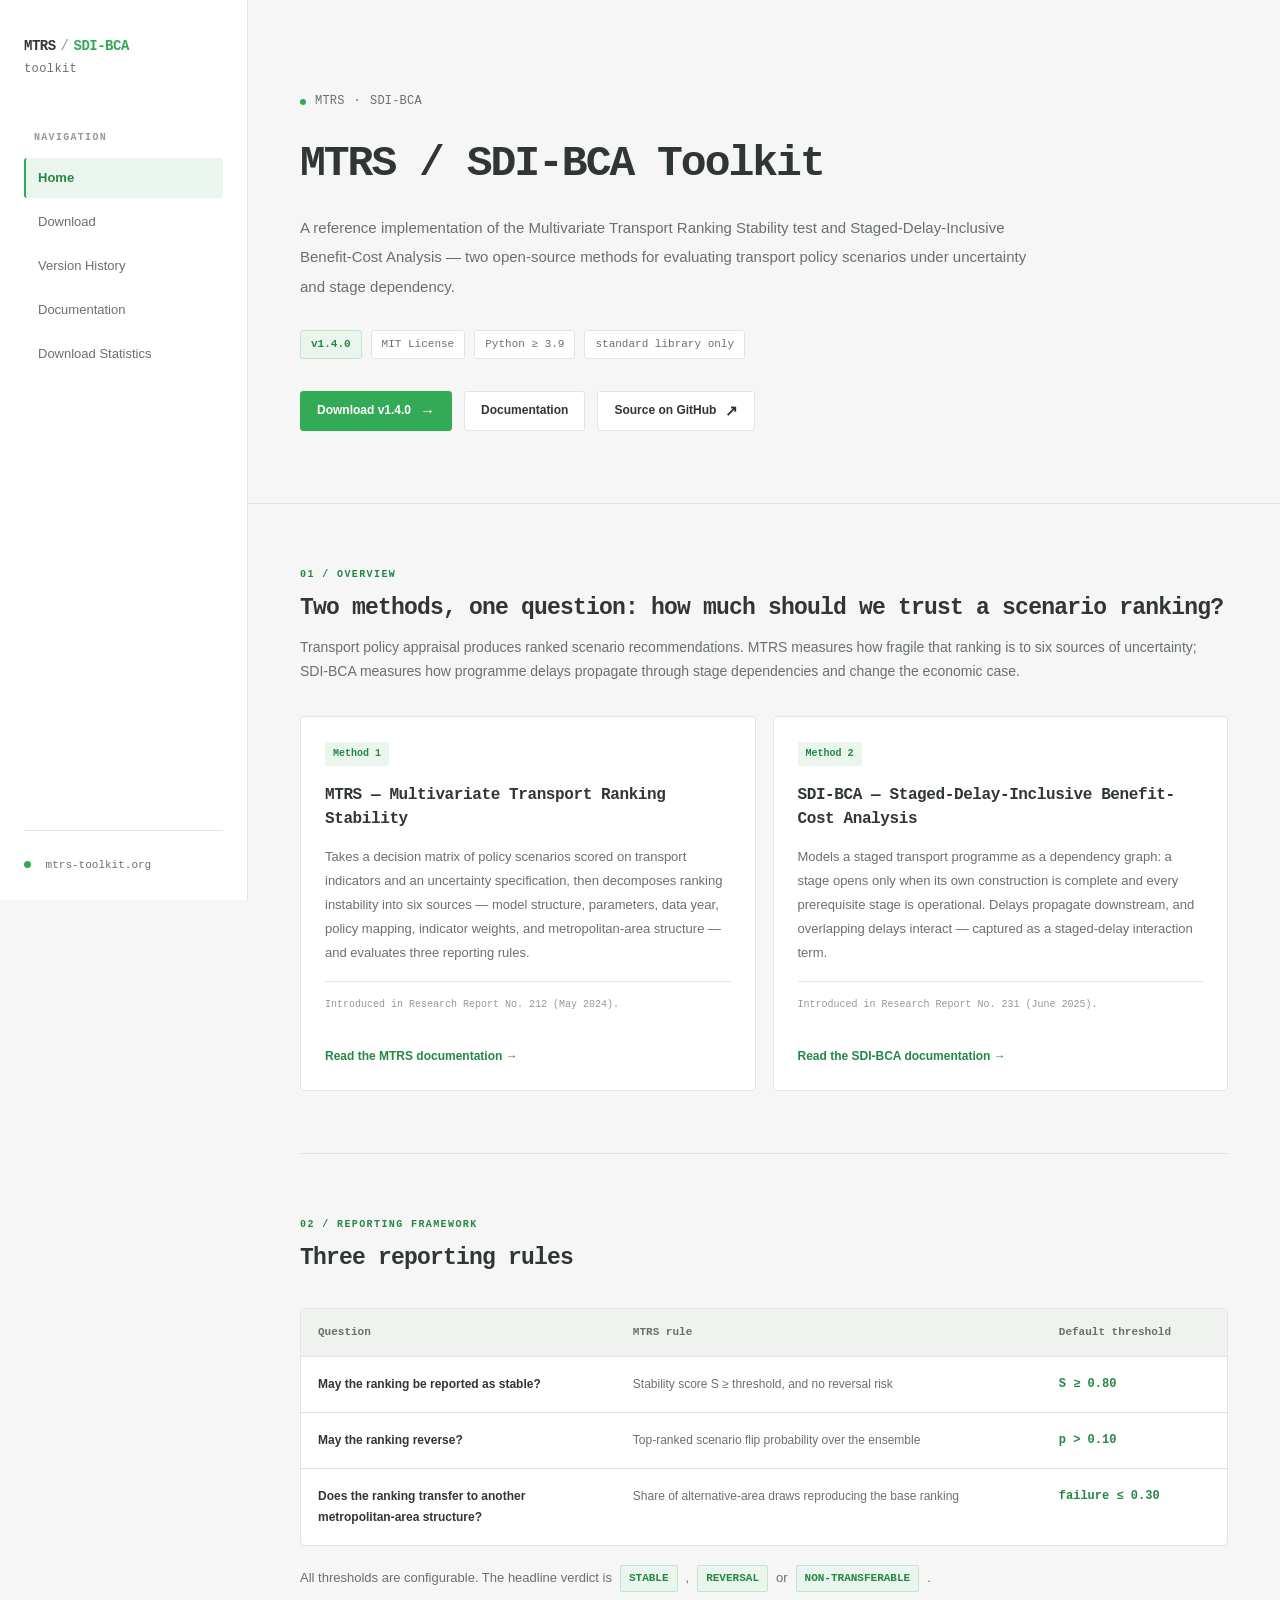
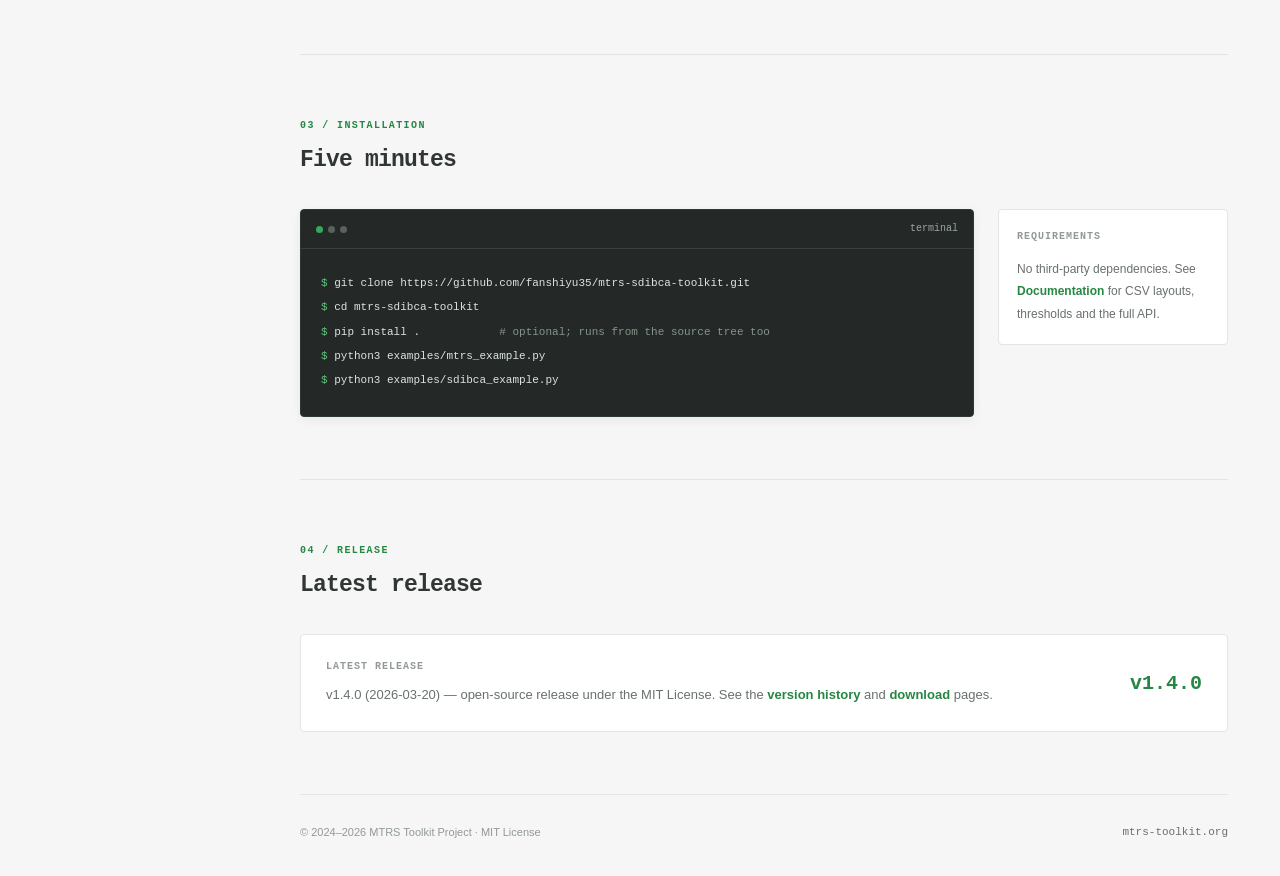
<file: index.html>
<!DOCTYPE html>
<html lang="en">
<head>
  <meta charset="UTF-8">
  <meta name="viewport" content="width=device-width, initial-scale=1.0">
  <meta name="theme-color" content="#f5f6f5">
  <title>MTRS / SDI-BCA Toolkit</title>
  <style>
    :root {
      --accent: #33aa55;
      --accent-dark: #268743;
      --accent-soft: #eaf5ed;
      --bg: #f5f6f5;
      --surface: #ffffff;
      --surface-muted: #f0f2f0;
      --text: #303633;
      --text-secondary: #69716c;
      --text-muted: #929a94;
      --border: #e2e6e2;
      --code-bg: #242927;
      --code-text: #dce5de;
      --sidebar-width: 248px;
      --font-sans: -apple-system, BlinkMacSystemFont, "Segoe UI",
        Helvetica, Arial, sans-serif;
      --font-mono: Menlo, Monaco, Consolas, "Liberation Mono", monospace;
    }

    * {
      box-sizing: border-box;
    }

    html {
      scroll-behavior: smooth;
      scroll-padding-top: 32px;
    }

    body {
      margin: 0;
      background: var(--bg);
      color: var(--text);
      font-family: var(--font-sans);
      font-size: 14px;
      line-height: 1.75;
      -webkit-font-smoothing: antialiased;
    }

    a {
      color: inherit;
      text-decoration: none;
    }

    button {
      font: inherit;
    }

    /* Sidebar */

    .sidebar {
      position: fixed;
      inset: 0 auto 0 0;
      z-index: 20;
      display: flex;
      flex-direction: column;
      width: var(--sidebar-width);
      padding: 34px 24px 25px;
      background: var(--surface);
      border-right: 1px solid var(--border);
    }

    .brand {
      display: flex;
      flex-wrap: wrap;
      align-items: center;
      gap: 5px;
      margin-bottom: 48px;
      font-family: var(--font-mono);
      font-size: 14px;
      font-weight: 700;
      line-height: 1.8;
      letter-spacing: -0.5px;
    }

    .brand-main {
      color: var(--text);
    }

    .brand-slash {
      color: var(--text-muted);
      font-weight: 400;
    }

    .brand-sub {
      color: var(--accent);
    }

    .brand-toolkit {
      flex-basis: 100%;
      margin-top: -5px;
      color: var(--text-secondary);
      font-size: 12px;
      font-weight: 400;
      letter-spacing: 0.4px;
    }

    .nav-label {
      margin: 0 0 12px 10px;
      color: var(--text-muted);
      font-family: var(--font-mono);
      font-size: 10px;
      font-weight: 600;
      letter-spacing: 1.3px;
      text-transform: uppercase;
    }

    .nav-list {
      display: flex;
      flex-direction: column;
      gap: 4px;
      padding: 0;
      margin: 0;
      list-style: none;
    }

    .nav-list a {
      display: flex;
      align-items: center;
      min-height: 40px;
      padding: 8px 12px;
      border-left: 2px solid transparent;
      border-radius: 3px;
      color: var(--text-secondary);
      font-size: 13px;
      transition: color 160ms ease, background 160ms ease;
    }

    .nav-list a:hover,
    .nav-list a.active {
      color: var(--accent-dark);
      background: var(--accent-soft);
    }

    .nav-list a.active {
      border-left-color: var(--accent);
      font-weight: 600;
    }

    .sidebar-bottom {
      margin-top: auto;
      padding-top: 20px;
      border-top: 1px solid var(--border);
    }

    .sidebar-bottom a {
      color: var(--text-secondary);
      font-family: var(--font-mono);
      font-size: 11px;
      transition: color 160ms ease;
    }

    .sidebar-bottom a:hover {
      color: var(--accent);
    }

    .sidebar-indicator {
      display: inline-block;
      width: 7px;
      height: 7px;
      margin-right: 8px;
      border-radius: 50%;
      background: var(--accent);
      vertical-align: middle;
    }

    /* Main layout */

    .main {
      min-height: 100vh;
      margin-left: var(--sidebar-width);
    }

    .container {
      width: min(100% - 104px, 1000px);
      margin: 0 auto;
    }

    .hero {
      position: relative;
      padding: 91px 0 72px;
      border-bottom: 1px solid var(--border);
    }

    .eyebrow {
      display: flex;
      align-items: center;
      gap: 9px;
      margin-bottom: 24px;
      color: var(--text-secondary);
      font-family: var(--font-mono);
      font-size: 12px;
      font-weight: 500;
      letter-spacing: 0.2px;
    }

    .eyebrow .dot {
      width: 6px;
      height: 6px;
      border-radius: 50%;
      background: var(--accent);
    }

    h1 {
      max-width: 820px;
      margin: 0 0 22px;
      color: var(--text);
      font-family: var(--font-mono);
      font-size: clamp(30px, 4vw, 43px);
      font-weight: 700;
      line-height: 1.28;
      letter-spacing: -2px;
    }

    .hero-description {
      max-width: 730px;
      margin: 0;
      color: var(--text-secondary);
      font-size: 15px;
      line-height: 1.95;
    }

    .hero-description strong {
      color: var(--text);
      font-weight: 600;
    }

    .metadata {
      display: flex;
      flex-wrap: wrap;
      gap: 9px;
      margin-top: 29px;
    }

    .meta-tag {
      display: inline-flex;
      align-items: center;
      min-height: 29px;
      padding: 3px 10px;
      border: 1px solid var(--border);
      border-radius: 3px;
      background: var(--surface);
      color: var(--text-secondary);
      font-family: var(--font-mono);
      font-size: 11px;
    }

    .meta-tag.version {
      border-color: #c5e4ce;
      background: var(--accent-soft);
      color: var(--accent-dark);
      font-weight: 600;
    }

    .hero-actions {
      display: flex;
      flex-wrap: wrap;
      align-items: center;
      gap: 12px;
      margin-top: 32px;
    }

    .button {
      display: inline-flex;
      align-items: center;
      justify-content: center;
      min-height: 40px;
      padding: 8px 16px;
      border: 1px solid var(--border);
      border-radius: 3px;
      background: var(--surface);
      color: var(--text);
      font-size: 12px;
      font-weight: 600;
      transition: all 160ms ease;
    }

    .button:hover {
      border-color: var(--accent);
      color: var(--accent-dark);
    }

    .button-primary {
      border-color: var(--accent);
      background: var(--accent);
      color: #fff;
    }

    .button-primary:hover {
      border-color: var(--accent-dark);
      background: var(--accent-dark);
      color: #fff;
    }

    .button .arrow {
      margin-left: 9px;
      font-size: 15px;
      line-height: 1;
    }

    /* Content sections */

    .section {
      padding: 62px 0;
      border-bottom: 1px solid var(--border);
    }

    .section-heading {
      margin-bottom: 32px;
    }

    .section-kicker {
      margin-bottom: 9px;
      color: var(--accent-dark);
      font-family: var(--font-mono);
      font-size: 10px;
      font-weight: 700;
      letter-spacing: 1.4px;
      text-transform: uppercase;
    }

    h2 {
      margin: 0;
      color: var(--text);
      font-family: var(--font-mono);
      font-size: 23px;
      font-weight: 700;
      line-height: 1.45;
      letter-spacing: -0.8px;
    }

    .section-lead {
      margin: 9px 0 0;
      color: var(--text-secondary);
      font-size: 14px;
    }

    /* Method cards */

    .method-grid {
      display: grid;
      grid-template-columns: repeat(2, minmax(0, 1fr));
      gap: 17px;
    }

    .method-card {
      display: flex;
      flex-direction: column;
      min-width: 0;
      padding: 25px 24px 23px;
      border: 1px solid var(--border);
      border-radius: 4px;
      background: var(--surface);
      transition: border-color 180ms ease, transform 180ms ease;
    }

    .method-card:hover {
      border-color: #b8d9c1;
      transform: translateY(-2px);
    }

    .method-number {
      display: inline-flex;
      align-items: center;
      align-self: flex-start;
      min-height: 24px;
      padding: 2px 8px;
      border-radius: 2px;
      background: var(--accent-soft);
      color: var(--accent-dark);
      font-family: var(--font-mono);
      font-size: 10px;
      font-weight: 700;
    }

    .method-card h3 {
      margin: 17px 0 13px;
      color: var(--text);
      font-family: var(--font-mono);
      font-size: 16px;
      font-weight: 700;
      line-height: 1.55;
      letter-spacing: -0.4px;
    }

    .method-card p {
      margin: 0 0 16px;
      color: var(--text-secondary);
      font-size: 13px;
      line-height: 1.85;
    }

    .method-card .introduced {
      margin-top: auto;
      padding-top: 14px;
      border-top: 1px solid var(--border);
      color: var(--text-muted);
      font-family: var(--font-mono);
      font-size: 10px;
    }

    .method-link {
      display: inline-flex;
      align-items: center;
      align-self: flex-start;
      gap: 7px;
      margin-top: 15px;
      color: var(--accent-dark);
      font-size: 12px;
      font-weight: 600;
    }

    .method-link:hover {
      color: var(--accent);
    }

    /* Reporting table */

    .table-wrap {
      overflow-x: auto;
      border: 1px solid var(--border);
      border-radius: 4px;
      background: var(--surface);
    }

    table {
      width: 100%;
      border-collapse: collapse;
      text-align: left;
    }

    th {
      padding: 14px 17px;
      border-bottom: 1px solid var(--border);
      background: var(--surface-muted);
      color: var(--text-secondary);
      font-family: var(--font-mono);
      font-size: 11px;
      font-weight: 600;
      white-space: nowrap;
    }

    td {
      padding: 17px;
      border-bottom: 1px solid var(--border);
      color: var(--text-secondary);
      font-size: 12px;
      line-height: 1.75;
      vertical-align: top;
    }

    tbody tr:last-child td {
      border-bottom: none;
    }

    tbody tr:hover {
      background: #fafcfb;
    }

    td:first-child {
      width: 34%;
      color: var(--text);
      font-weight: 600;
    }

    td:nth-child(2) {
      width: 46%;
    }

    td:last-child {
      width: 20%;
      color: var(--accent-dark);
      font-family: var(--font-mono);
      font-size: 12px;
      font-weight: 600;
      white-space: nowrap;
    }

    .verdict {
      display: flex;
      flex-wrap: wrap;
      align-items: center;
      gap: 8px;
      margin-top: 19px;
      color: var(--text-secondary);
      font-size: 13px;
    }

    .verdict-code {
      display: inline-block;
      padding: 3px 8px;
      border: 1px solid #c5e4ce;
      border-radius: 2px;
      background: var(--accent-soft);
      color: var(--accent-dark);
      font-family: var(--font-mono);
      font-size: 11px;
      font-weight: 700;
    }

    /* Quick start */

    .quickstart-layout {
      display: grid;
      grid-template-columns: minmax(0, 1fr) 230px;
      gap: 24px;
      align-items: start;
    }

    .code-window {
      overflow: hidden;
      border: 1px solid #303834;
      border-radius: 4px;
      background: var(--code-bg);
      box-shadow: 0 3px 12px rgba(25, 35, 29, 0.06);
    }

    .code-header {
      display: flex;
      align-items: center;
      justify-content: space-between;
      min-height: 39px;
      padding: 0 15px;
      border-bottom: 1px solid #39413d;
      color: #9ba79f;
      font-family: var(--font-mono);
      font-size: 10px;
    }

    .terminal-dots {
      display: flex;
      gap: 5px;
    }

    .terminal-dots span {
      width: 7px;
      height: 7px;
      border-radius: 50%;
      background: #59625d;
    }

    .terminal-dots span:first-child {
      background: var(--accent);
    }

    pre {
      overflow-x: auto;
      margin: 0;
      padding: 22px 20px 24px;
      color: var(--code-text);
      font-family: var(--font-mono);
      font-size: 11px;
      line-height: 2.2;
      tab-size: 4;
    }

    pre code {
      font-family: inherit;
    }

    .terminal-prompt {
      color: #62c67f;
    }

    .terminal-comment {
      color: #85958a;
    }

    .quickstart-aside {
      padding: 18px;
      border: 1px solid var(--border);
      border-radius: 4px;
      background: var(--surface);
    }

    .aside-label {
      margin-bottom: 12px;
      color: var(--text-muted);
      font-family: var(--font-mono);
      font-size: 10px;
      font-weight: 600;
      letter-spacing: 1px;
      text-transform: uppercase;
    }

    .quickstart-aside p {
      margin: 0;
      color: var(--text-secondary);
      font-size: 12px;
      line-height: 1.9;
    }

    .quickstart-aside a {
      color: var(--accent-dark);
      font-weight: 600;
    }

    .quickstart-aside a:hover {
      text-decoration: underline;
    }

    /* Release */

    .release-panel {
      display: flex;
      align-items: center;
      justify-content: space-between;
      gap: 24px;
      padding: 23px 25px;
      border: 1px solid var(--border);
      border-radius: 4px;
      background: var(--surface);
    }

    .release-label {
      margin-bottom: 8px;
      color: var(--text-muted);
      font-family: var(--font-mono);
      font-size: 10px;
      font-weight: 600;
      letter-spacing: 1px;
      text-transform: uppercase;
    }

    .release-panel p {
      margin: 0;
      color: var(--text-secondary);
      font-size: 13px;
      line-height: 1.9;
    }

    .release-panel a {
      color: var(--accent-dark);
      font-weight: 600;
    }

    .release-panel a:hover {
      text-decoration: underline;
    }

    .release-version {
      flex-shrink: 0;
      color: var(--accent-dark);
      font-family: var(--font-mono);
      font-size: 20px;
      font-weight: 700;
    }

    /* Footer */

    .footer {
      padding: 28px 0 34px;
    }

    .footer-inner {
      display: flex;
      flex-wrap: wrap;
      align-items: center;
      justify-content: space-between;
      gap: 12px;
      color: var(--text-muted);
      font-size: 11px;
    }

    .footer-domain {
      color: var(--text-secondary);
      font-family: var(--font-mono);
      font-size: 11px;
    }

    /* Responsive */

    @media (max-width: 1050px) {
      .container {
        width: calc(100% - 64px);
      }

      .quickstart-layout {
        grid-template-columns: 1fr;
      }

      .quickstart-aside {
        max-width: none;
      }
    }

    @media (max-width: 760px) {
      :root {
        --sidebar-width: 0px;
      }

      .sidebar {
        position: relative;
        width: 100%;
        height: auto;
        padding: 15px 22px 12px;
        border-right: none;
        border-bottom: 1px solid var(--border);
      }

      .brand {
        margin-bottom: 13px;
        font-size: 13px;
      }

      .brand-toolkit {
        flex-basis: auto;
        margin-top: 0;
        margin-left: 4px;
      }

      .nav-label,
      .sidebar-bottom {
        display: none;
      }

      .nav-list {
        flex-direction: row;
        gap: 3px;
        overflow-x: auto;
        padding-bottom: 2px;
      }

      .nav-list a {
        min-height: 34px;
        padding: 5px 10px;
        border-left: none;
        border-bottom: 2px solid transparent;
        white-space: nowrap;
        font-size: 11px;
      }

      .nav-list a.active {
        border-bottom-color: var(--accent);
      }

      .main {
        margin-left: 0;
      }

      .container {
        width: calc(100% - 42px);
      }

      .hero {
        padding: 57px 0 48px;
      }

      h1 {
        font-size: 30px;
      }

      .hero-description {
        font-size: 14px;
      }

      .section {
        padding: 45px 0;
      }

      .method-grid {
        grid-template-columns: 1fr;
      }

      .release-panel {
        align-items: flex-start;
        flex-direction: column;
      }
    }

    @media (max-width: 480px) {
      .container {
        width: calc(100% - 36px);
      }

      .hero-actions {
        align-items: stretch;
        flex-direction: column;
      }

      .button {
        justify-content: center;
      }

      h1 {
        font-size: 26px;
        letter-spacing: -1.3px;
      }

      h2 {
        font-size: 20px;
      }

      .method-card {
        padding: 21px 19px;
      }

      th,
      td {
        padding: 12px;
        font-size: 11px;
      }

      pre {
        padding: 18px 14px;
        font-size: 10px;
      }

      .footer-inner {
        align-items: flex-start;
        flex-direction: column;
      }
    }

    @media (prefers-reduced-motion: reduce) {
      *,
      *::before,
      *::after {
        scroll-behavior: auto !important;
        transition-duration: 0.01ms !important;
      }
    }
  </style>
</head>

<body>

  <aside class="sidebar">
    <a class="brand" href="#home" aria-label="MTRS SDI-BCA toolkit">
      <span class="brand-main">MTRS</span>
      <span class="brand-slash">/</span>
      <span class="brand-sub">SDI-BCA</span>
      <span class="brand-toolkit">toolkit</span>
    </a>

    <div class="nav-label">Navigation</div>

    <nav aria-label="Main navigation">
      <ul class="nav-list">
        <li><a class="active" href="#home">Home</a></li>
        <li><a href="#quick-start">Download</a></li>
        <li><a href="#latest-release">Version History</a></li>
        <li><a href="#documentation">Documentation</a></li>
        <li><a href="#what-toolkit-answers">Download Statistics</a></li>
      </ul>
    </nav>

    <div class="sidebar-bottom">
      <a href="https://github.com/fanshiyu35/mtrs-sdibca-toolkit">
        <span class="sidebar-indicator"></span>
        mtrs-toolkit.org
      </a>
    </div>
  </aside>

  <main class="main">

    <header class="hero" id="home">
      <div class="container">

        <div class="eyebrow">
          <span class="dot"></span>
          MTRS
          <span>·</span>
          SDI-BCA
        </div>

        <h1>MTRS / SDI-BCA Toolkit</h1>

        <p class="hero-description">
          A reference implementation of the Multivariate Transport
          Ranking Stability test and Staged-Delay-Inclusive Benefit-Cost Analysis —
          two open-source methods for evaluating transport policy scenarios under
          uncertainty and stage dependency.
        </p>

        <div class="metadata">
          <span class="meta-tag version">v1.4.0</span>
          <span class="meta-tag">MIT License</span>
          <span class="meta-tag">Python ≥ 3.9</span>
          <span class="meta-tag">standard library only</span>
        </div>

        <div class="hero-actions">
          <a class="button button-primary"
             href="https://github.com/fanshiyu35/mtrs-sdibca-toolkit/releases">
            Download v1.4.0
            <span class="arrow">→</span>
          </a>
          <a class="button" href="#documentation">
            Documentation
          </a>
          <a class="button"
             href="https://github.com/fanshiyu35/mtrs-sdibca-toolkit">
            Source on GitHub
            <span class="arrow">↗</span>
          </a>
        </div>

      </div>
    </header>

    <div class="container">

      <section class="section" id="overview">

        <div class="section-heading">
          <div class="section-kicker">01 / Overview</div>
          <h2>Two methods, one question: how much should we trust a scenario ranking?</h2>
          <p class="section-lead">
            Transport policy appraisal produces ranked scenario
            recommendations. MTRS measures how fragile that ranking is to six sources
            of uncertainty; SDI-BCA measures how programme delays propagate through
            stage dependencies and change the economic case.
          </p>
        </div>

        <div class="method-grid" id="documentation">

          <article class="method-card">
            <span class="method-number">Method 1</span>

            <h3>MTRS — Multivariate Transport Ranking Stability</h3>

            <p>
              Takes a decision matrix of policy scenarios scored on transport
              indicators and an uncertainty specification, then decomposes ranking
              instability into six sources — model structure, parameters, data year,
              policy mapping, indicator weights, and metropolitan-area structure —
              and evaluates three reporting rules.
            </p>

            <p class="introduced">
              Introduced in Research Report No. 212 (May 2024).
            </p>

            <a class="method-link"
               href="https://github.com/fanshiyu35/mtrs-sdibca-toolkit">
              Read the MTRS documentation →
            </a>
          </article>

          <article class="method-card">
            <span class="method-number">Method 2</span>

            <h3>SDI-BCA — Staged-Delay-Inclusive Benefit-Cost Analysis</h3>

            <p>
              Models a staged transport programme as a dependency graph: a stage
              opens only when its own construction is complete and every prerequisite
              stage is operational. Delays propagate downstream, and overlapping
              delays interact — captured as a staged-delay interaction term.
            </p>

            <p class="introduced">
              Introduced in Research Report No. 231 (June 2025).
            </p>

            <a class="method-link"
               href="https://github.com/fanshiyu35/mtrs-sdibca-toolkit">
              Read the SDI-BCA documentation →
            </a>
          </article>

        </div>
      </section>

      <section class="section" id="what-toolkit-answers">

        <div class="section-heading">
          <div class="section-kicker">02 / Reporting framework</div>
          <h2>Three reporting rules</h2>
        </div>

        <div class="table-wrap">
          <table>
            <thead>
              <tr>
                <th>Question</th>
                <th>MTRS rule</th>
                <th>Default threshold</th>
              </tr>
            </thead>

            <tbody>
              <tr>
                <td>May the ranking be reported as stable?</td>
                <td>Stability score S ≥ threshold, and no reversal risk</td>
                <td>S ≥ 0.80</td>
              </tr>

              <tr>
                <td>May the ranking reverse?</td>
                <td>Top-ranked scenario flip probability over the ensemble</td>
                <td>p &gt; 0.10</td>
              </tr>

              <tr>
                <td>Does the ranking transfer to another metropolitan-area structure?</td>
                <td>Share of alternative-area draws reproducing the base ranking</td>
                <td>failure ≤ 0.30</td>
              </tr>
            </tbody>
          </table>
        </div>

        <div class="verdict">
          All thresholds are configurable. The headline verdict is
          <span class="verdict-code">STABLE</span>,
          <span class="verdict-code">REVERSAL</span>
          or
          <span class="verdict-code">NON-TRANSFERABLE</span>.
        </div>

      </section>

      <section class="section" id="quick-start">

        <div class="section-heading">
          <div class="section-kicker">03 / Installation</div>
          <h2>Five minutes</h2>
        </div>

        <div class="quickstart-layout">

          <div class="code-window">
            <div class="code-header">
              <div class="terminal-dots">
                <span></span>
                <span></span>
                <span></span>
              </div>
              <span>terminal</span>
            </div>

            <pre><code><span class="terminal-prompt">$</span> git clone https://github.com/fanshiyu35/mtrs-sdibca-toolkit.git
<span class="terminal-prompt">$</span> cd mtrs-sdibca-toolkit
<span class="terminal-prompt">$</span> pip install .            <span class="terminal-comment"># optional; runs from the source tree too</span>
<span class="terminal-prompt">$</span> python3 examples/mtrs_example.py
<span class="terminal-prompt">$</span> python3 examples/sdibca_example.py</code></pre>
          </div>

          <aside class="quickstart-aside">
            <div class="aside-label">Requirements</div>
            <p>
              No third-party dependencies. See
              <a href="#documentation">Documentation</a>
              for CSV layouts, thresholds and the
              full API.
            </p>
          </aside>

        </div>
      </section>

      <section class="section" id="latest-release">

        <div class="section-heading">
          <div class="section-kicker">04 / Release</div>
          <h2>Latest release</h2>
        </div>

        <div class="release-panel">
          <div>
            <div class="release-label">Latest release</div>
            <p>
              v1.4.0 (2026-03-20) — open-source release under the MIT License.
              See the
              <a href="#latest-release">version history</a>
              and
              <a href="#quick-start">download</a>
              pages.
            </p>
          </div>

          <div class="release-version">v1.4.0</div>
        </div>

      </section>

      <footer class="footer">
        <div class="footer-inner">
          <span>© 2024–2026 MTRS Toolkit Project · MIT License</span>
          <a class="footer-domain"
             href="https://github.com/fanshiyu35/mtrs-sdibca-toolkit">
            mtrs-toolkit.org
          </a>
        </div>
      </footer>

    </div>
  </main>

</body>
</html>
</file>
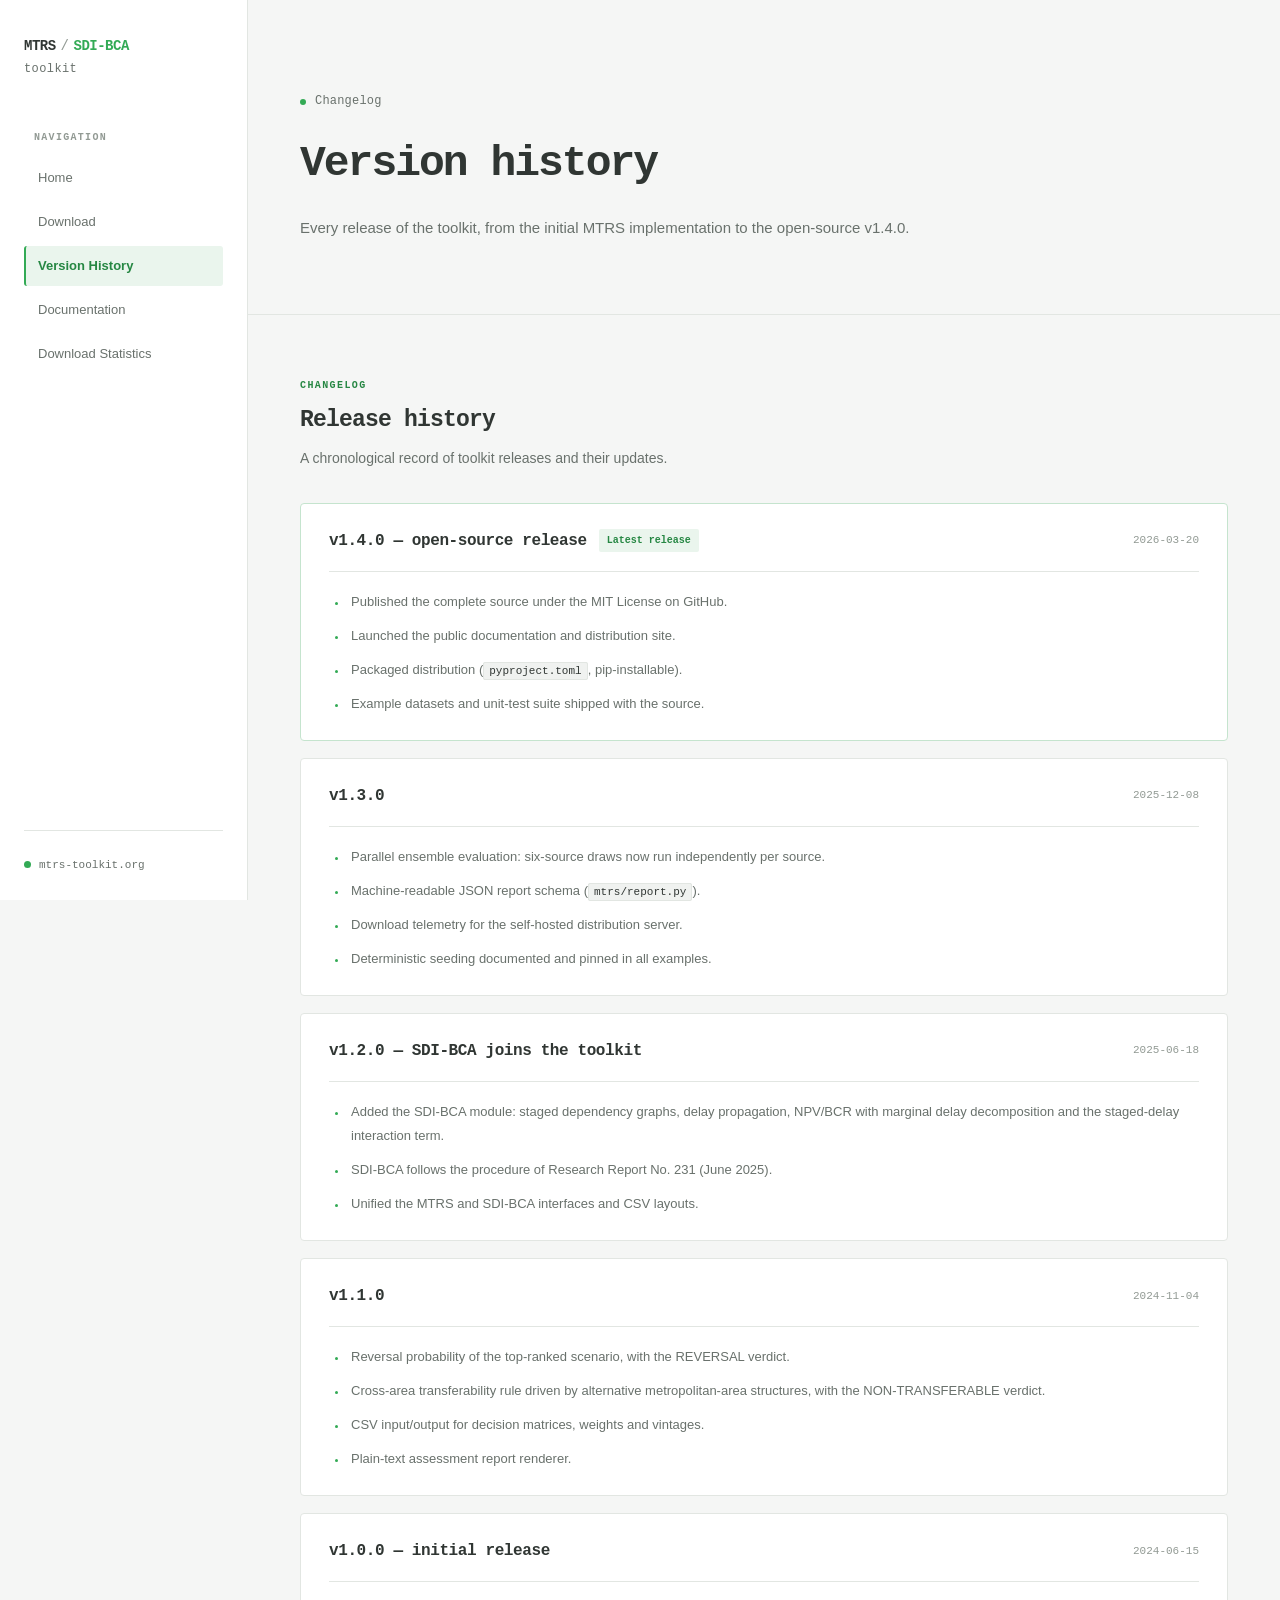
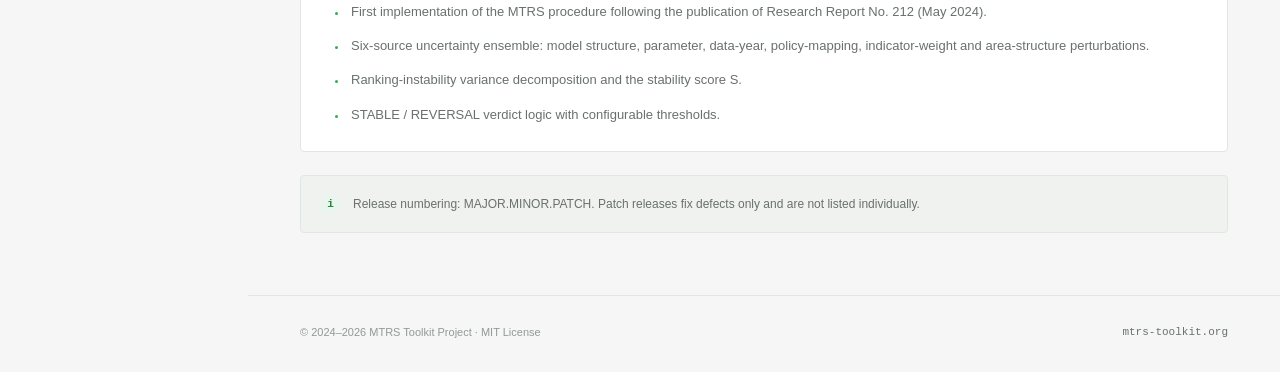
<file: changelog.html>
<!DOCTYPE html>
<html lang="en">
<head>
  <meta charset="UTF-8">
  <meta name="viewport" content="width=device-width, initial-scale=1.0">
  <meta name="theme-color" content="#f5f6f5">
  <title>Version History | MTRS / SDI-BCA Toolkit</title>
  <style>
    :root {
      --accent: #33aa55;
      --accent-dark: #268743;
      --accent-soft: #eaf5ed;
      --bg: #f5f6f5;
      --surface: #ffffff;
      --surface-muted: #f0f2f0;
      --text: #303633;
      --text-secondary: #69716c;
      --text-muted: #929a94;
      --border: #e2e6e2;
      --code-bg: #242927;
      --code-text: #dce5de;
      --sidebar-width: 248px;
      --font-sans: -apple-system, BlinkMacSystemFont, "Segoe UI",
        Helvetica, Arial, sans-serif;
      --font-mono: Menlo, Monaco, Consolas, "Liberation Mono", monospace;
    }

    * {
      box-sizing: border-box;
    }

    html {
      scroll-behavior: smooth;
      scroll-padding-top: 32px;
    }

    body {
      margin: 0;
      background: var(--bg);
      color: var(--text);
      font-family: var(--font-sans);
      font-size: 14px;
      line-height: 1.75;
      -webkit-font-smoothing: antialiased;
    }

    a {
      color: inherit;
      text-decoration: none;
    }

    button {
      font: inherit;
    }

    /* Sidebar */

    .sidebar {
      position: fixed;
      inset: 0 auto 0 0;
      z-index: 20;
      display: flex;
      flex-direction: column;
      width: var(--sidebar-width);
      padding: 34px 24px 25px;
      background: var(--surface);
      border-right: 1px solid var(--border);
    }

    .brand {
      display: flex;
      flex-wrap: wrap;
      align-items: center;
      gap: 5px;
      margin-bottom: 48px;
      font-family: var(--font-mono);
      font-size: 14px;
      font-weight: 700;
      line-height: 1.8;
      letter-spacing: -0.5px;
    }

    .brand-main {
      color: var(--text);
    }

    .brand-slash {
      color: var(--text-muted);
      font-weight: 400;
    }

    .brand-sub {
      color: var(--accent);
    }

    .brand-toolkit {
      flex-basis: 100%;
      margin-top: -5px;
      color: var(--text-secondary);
      font-size: 12px;
      font-weight: 400;
      letter-spacing: 0.4px;
    }

    .nav-label {
      margin: 0 0 12px 10px;
      color: var(--text-muted);
      font-family: var(--font-mono);
      font-size: 10px;
      font-weight: 600;
      letter-spacing: 1.3px;
      text-transform: uppercase;
    }

    .nav-list {
      display: flex;
      flex-direction: column;
      gap: 4px;
      padding: 0;
      margin: 0;
      list-style: none;
    }

    .nav-list a {
      display: flex;
      align-items: center;
      min-height: 40px;
      padding: 8px 12px;
      border-left: 2px solid transparent;
      border-radius: 3px;
      color: var(--text-secondary);
      font-size: 13px;
      transition: color 160ms ease, background 160ms ease;
    }

    .nav-list a:hover,
    .nav-list a.active {
      color: var(--accent-dark);
      background: var(--accent-soft);
    }

    .nav-list a.active {
      border-left-color: var(--accent);
      font-weight: 600;
    }

    .sidebar-bottom {
      margin-top: auto;
      padding-top: 20px;
      border-top: 1px solid var(--border);
    }

    .sidebar-bottom a {
      color: var(--text-secondary);
      font-family: var(--font-mono);
      font-size: 11px;
      transition: color 160ms ease;
    }

    .sidebar-bottom a:hover {
      color: var(--accent);
    }

    .sidebar-indicator {
      display: inline-block;
      width: 7px;
      height: 7px;
      margin-right: 8px;
      border-radius: 50%;
      background: var(--accent);
      vertical-align: middle;
    }

    /* Main layout */

    .main {
      min-height: 100vh;
      margin-left: var(--sidebar-width);
    }

    .container {
      width: min(100% - 104px, 1000px);
      margin: 0 auto;
    }

    .hero {
      position: relative;
      padding: 91px 0 72px;
      border-bottom: 1px solid var(--border);
    }

    .eyebrow {
      display: flex;
      align-items: center;
      gap: 9px;
      margin-bottom: 24px;
      color: var(--text-secondary);
      font-family: var(--font-mono);
      font-size: 12px;
      font-weight: 500;
      letter-spacing: 0.2px;
    }

    .eyebrow .dot {
      width: 6px;
      height: 6px;
      border-radius: 50%;
      background: var(--accent);
    }

    h1 {
      max-width: 820px;
      margin: 0 0 22px;
      color: var(--text);
      font-family: var(--font-mono);
      font-size: clamp(30px, 4vw, 43px);
      font-weight: 700;
      line-height: 1.28;
      letter-spacing: -2px;
    }

    .hero-description {
      max-width: 730px;
      margin: 0;
      color: var(--text-secondary);
      font-size: 15px;
      line-height: 1.95;
    }

    .hero-description strong {
      color: var(--text);
      font-weight: 600;
    }

    .metadata {
      display: flex;
      flex-wrap: wrap;
      gap: 9px;
      margin-top: 29px;
    }

    .meta-tag {
      display: inline-flex;
      align-items: center;
      min-height: 29px;
      padding: 3px 10px;
      border: 1px solid var(--border);
      border-radius: 3px;
      background: var(--surface);
      color: var(--text-secondary);
      font-family: var(--font-mono);
      font-size: 11px;
    }

    .meta-tag.version {
      border-color: #c5e4ce;
      background: var(--accent-soft);
      color: var(--accent-dark);
      font-weight: 600;
    }

    .hero-actions {
      display: flex;
      flex-wrap: wrap;
      align-items: center;
      gap: 12px;
      margin-top: 32px;
    }

    .button {
      display: inline-flex;
      align-items: center;
      justify-content: center;
      min-height: 40px;
      padding: 8px 16px;
      border: 1px solid var(--border);
      border-radius: 3px;
      background: var(--surface);
      color: var(--text);
      font-size: 12px;
      font-weight: 600;
      transition: all 160ms ease;
    }

    .button:hover {
      border-color: var(--accent);
      color: var(--accent-dark);
    }

    .button-primary {
      border-color: var(--accent);
      background: var(--accent);
      color: #fff;
    }

    .button-primary:hover {
      border-color: var(--accent-dark);
      background: var(--accent-dark);
      color: #fff;
    }

    .button .arrow {
      margin-left: 9px;
      font-size: 15px;
      line-height: 1;
    }

    /* Content sections */

    .section {
      padding: 62px 0;
      border-bottom: 1px solid var(--border);
    }

    .section-heading {
      margin-bottom: 32px;
    }

    .section-kicker {
      margin-bottom: 9px;
      color: var(--accent-dark);
      font-family: var(--font-mono);
      font-size: 10px;
      font-weight: 700;
      letter-spacing: 1.4px;
      text-transform: uppercase;
    }

    h2 {
      margin: 0;
      color: var(--text);
      font-family: var(--font-mono);
      font-size: 23px;
      font-weight: 700;
      line-height: 1.45;
      letter-spacing: -0.8px;
    }

    .section-lead {
      margin: 9px 0 0;
      color: var(--text-secondary);
      font-size: 14px;
    }

    /* Method cards */

    .method-grid {
      display: grid;
      grid-template-columns: repeat(2, minmax(0, 1fr));
      gap: 17px;
    }

    .method-card {
      display: flex;
      flex-direction: column;
      min-width: 0;
      padding: 25px 24px 23px;
      border: 1px solid var(--border);
      border-radius: 4px;
      background: var(--surface);
      transition: border-color 180ms ease, transform 180ms ease;
    }

    .method-card:hover {
      border-color: #b8d9c1;
      transform: translateY(-2px);
    }

    .method-number {
      display: inline-flex;
      align-items: center;
      align-self: flex-start;
      min-height: 24px;
      padding: 2px 8px;
      border-radius: 2px;
      background: var(--accent-soft);
      color: var(--accent-dark);
      font-family: var(--font-mono);
      font-size: 10px;
      font-weight: 700;
    }

    .method-card h3 {
      margin: 17px 0 13px;
      color: var(--text);
      font-family: var(--font-mono);
      font-size: 16px;
      font-weight: 700;
      line-height: 1.55;
      letter-spacing: -0.4px;
    }

    .method-card p {
      margin: 0 0 16px;
      color: var(--text-secondary);
      font-size: 13px;
      line-height: 1.85;
    }

    .method-card .introduced {
      margin-top: auto;
      padding-top: 14px;
      border-top: 1px solid var(--border);
      color: var(--text-muted);
      font-family: var(--font-mono);
      font-size: 10px;
    }

    .method-link {
      display: inline-flex;
      align-items: center;
      align-self: flex-start;
      gap: 7px;
      margin-top: 15px;
      color: var(--accent-dark);
      font-size: 12px;
      font-weight: 600;
    }

    .method-link:hover {
      color: var(--accent);
    }

    /* Reporting table */

    .table-wrap {
      overflow-x: auto;
      border: 1px solid var(--border);
      border-radius: 4px;
      background: var(--surface);
    }

    table {
      width: 100%;
      border-collapse: collapse;
      text-align: left;
    }

    th {
      padding: 14px 17px;
      border-bottom: 1px solid var(--border);
      background: var(--surface-muted);
      color: var(--text-secondary);
      font-family: var(--font-mono);
      font-size: 11px;
      font-weight: 600;
      white-space: nowrap;
    }

    td {
      padding: 17px;
      border-bottom: 1px solid var(--border);
      color: var(--text-secondary);
      font-size: 12px;
      line-height: 1.75;
      vertical-align: top;
    }

    tbody tr:last-child td {
      border-bottom: none;
    }

    tbody tr:hover {
      background: #fafcfb;
    }

    td:first-child {
      width: 34%;
      color: var(--text);
      font-weight: 600;
    }

    td:nth-child(2) {
      width: 46%;
    }

    td:last-child {
      width: 20%;
      color: var(--accent-dark);
      font-family: var(--font-mono);
      font-size: 12px;
      font-weight: 600;
      white-space: nowrap;
    }

    .verdict {
      display: flex;
      flex-wrap: wrap;
      align-items: center;
      gap: 8px;
      margin-top: 19px;
      color: var(--text-secondary);
      font-size: 13px;
    }

    .verdict-code {
      display: inline-block;
      padding: 3px 8px;
      border: 1px solid #c5e4ce;
      border-radius: 2px;
      background: var(--accent-soft);
      color: var(--accent-dark);
      font-family: var(--font-mono);
      font-size: 11px;
      font-weight: 700;
    }

    /* Quick start */

    .quickstart-layout {
      display: grid;
      grid-template-columns: minmax(0, 1fr) 230px;
      gap: 24px;
      align-items: start;
    }

    .code-window {
      overflow: hidden;
      border: 1px solid #303834;
      border-radius: 4px;
      background: var(--code-bg);
      box-shadow: 0 3px 12px rgba(25, 35, 29, 0.06);
    }

    .code-header {
      display: flex;
      align-items: center;
      justify-content: space-between;
      min-height: 39px;
      padding: 0 15px;
      border-bottom: 1px solid #39413d;
      color: #9ba79f;
      font-family: var(--font-mono);
      font-size: 10px;
    }

    .terminal-dots {
      display: flex;
      gap: 5px;
    }

    .terminal-dots span {
      width: 7px;
      height: 7px;
      border-radius: 50%;
      background: #59625d;
    }

    .terminal-dots span:first-child {
      background: var(--accent);
    }

    pre {
      overflow-x: auto;
      margin: 0;
      padding: 22px 20px 24px;
      color: var(--code-text);
      font-family: var(--font-mono);
      font-size: 11px;
      line-height: 2.2;
      tab-size: 4;
    }

    pre code {
      font-family: inherit;
    }

    .terminal-prompt {
      color: #62c67f;
    }

    .terminal-comment {
      color: #85958a;
    }

    .quickstart-aside {
      padding: 18px;
      border: 1px solid var(--border);
      border-radius: 4px;
      background: var(--surface);
    }

    .aside-label {
      margin-bottom: 12px;
      color: var(--text-muted);
      font-family: var(--font-mono);
      font-size: 10px;
      font-weight: 700;
      letter-spacing: 1px;
      text-transform: uppercase;
    }

    /* Version history */

    .release-list {
      position: relative;
      display: flex;
      flex-direction: column;
      gap: 17px;
    }

    .release-card {
      position: relative;
      padding: 25px 28px 24px;
      border: 1px solid var(--border);
      border-radius: 4px;
      background: var(--surface);
      transition: border-color 180ms ease, transform 180ms ease;
    }

    .release-card:hover {
      border-color: #b8d9c1;
      transform: translateY(-2px);
    }

    .release-card.latest {
      border-color: #c5e4ce;
    }

    .release-header {
      display: flex;
      flex-wrap: wrap;
      align-items: center;
      justify-content: space-between;
      gap: 12px;
      padding-bottom: 18px;
      border-bottom: 1px solid var(--border);
    }

    .release-heading {
      display: flex;
      flex-wrap: wrap;
      align-items: center;
      gap: 12px;
      min-width: 0;
    }

    .release-version {
      margin: 0;
      color: var(--text);
      font-family: var(--font-mono);
      font-size: 16px;
      font-weight: 700;
      line-height: 1.5;
      letter-spacing: -0.4px;
    }

    .release-badge {
      display: inline-flex;
      align-items: center;
      min-height: 23px;
      padding: 2px 8px;
      border-radius: 2px;
      background: var(--accent-soft);
      color: var(--accent-dark);
      font-family: var(--font-mono);
      font-size: 10px;
      font-weight: 700;
    }

    .release-date {
      flex-shrink: 0;
      color: var(--text-muted);
      font-family: var(--font-mono);
      font-size: 11px;
      font-weight: 500;
      white-space: nowrap;
    }

    .release-details {
      padding-top: 18px;
    }

    .release-details ul {
      display: flex;
      flex-direction: column;
      gap: 10px;
      padding: 0 0 0 19px;
      margin: 0;
      color: var(--text-secondary);
      font-size: 13px;
      line-height: 1.85;
    }

    .release-details li {
      padding-left: 3px;
    }

    .release-details li::marker {
      color: var(--accent);
      font-size: 11px;
    }

    .release-details code {
      padding: 2px 5px;
      border: 1px solid var(--border);
      border-radius: 2px;
      background: var(--surface-muted);
      color: var(--text);
      font-family: var(--font-mono);
      font-size: 11px;
      white-space: nowrap;
    }

    /* Release numbering note */

    .release-note {
      display: flex;
      align-items: flex-start;
      gap: 12px;
      margin-top: 23px;
      padding: 17px 19px;
      border: 1px solid var(--border);
      border-radius: 4px;
      background: var(--surface-muted);
      color: var(--text-secondary);
      font-size: 12px;
      line-height: 1.85;
    }

    .release-note-mark {
      display: flex;
      flex-shrink: 0;
      align-items: center;
      justify-content: center;
      width: 21px;
      height: 21px;
      margin-top: 1px;
      border-radius: 50%;
      background: var(--accent-soft);
      color: var(--accent-dark);
      font-family: var(--font-mono);
      font-size: 11px;
      font-weight: 700;
    }

    .release-note p {
      margin: 0;
    }

    /* Footer */

    .footer {
      padding: 27px 0 30px;
    }

    .footer-inner {
      display: flex;
      flex-wrap: wrap;
      align-items: center;
      justify-content: space-between;
      gap: 10px 20px;
      color: var(--text-muted);
      font-size: 11px;
    }

    .footer a {
      color: var(--text-secondary);
      font-family: var(--font-mono);
      font-size: 11px;
      transition: color 160ms ease;
    }

    .footer a:hover {
      color: var(--accent-dark);
    }

    /* Responsive */

    @media (max-width: 900px) {
      :root {
        --sidebar-width: 210px;
      }

      .sidebar {
        padding-right: 18px;
        padding-left: 18px;
      }

      .container {
        width: min(100% - 64px, 1000px);
      }

      .hero {
        padding-top: 75px;
      }
    }

    @media (max-width: 680px) {
      :root {
        --sidebar-width: 0px;
      }

      .sidebar {
        position: relative;
        inset: auto;
        width: 100%;
        padding: 17px 22px 14px;
        border-right: none;
        border-bottom: 1px solid var(--border);
      }

      .brand {
        margin-bottom: 17px;
        font-size: 13px;
      }

      .brand-toolkit {
        flex-basis: auto;
        margin-top: 0;
        margin-left: 3px;
      }

      .nav-label {
        display: none;
      }

      .nav-list {
        flex-direction: row;
        flex-wrap: wrap;
        gap: 3px;
      }

      .nav-list a {
        min-height: 34px;
        padding: 6px 9px;
        border-left: none;
        border-bottom: 2px solid transparent;
        font-size: 11px;
      }

      .nav-list a.active {
        border-bottom-color: var(--accent);
      }

      .sidebar-bottom {
        display: none;
      }

      .main {
        margin-left: 0;
      }

      .container {
        width: min(100% - 40px, 1000px);
      }

      .hero {
        padding: 57px 0 49px;
      }

      h1 {
        font-size: clamp(28px, 8vw, 37px);
        letter-spacing: -1.5px;
      }

      .hero-description {
        font-size: 14px;
      }

      .section {
        padding: 45px 0;
      }

      .release-card {
        padding: 20px 19px;
      }

      .release-header {
        align-items: flex-start;
        flex-direction: column;
        gap: 7px;
      }

      .release-heading {
        gap: 9px;
      }

      .release-version {
        font-size: 14px;
      }

      .release-details ul {
        font-size: 12px;
      }

      .footer-inner {
        flex-direction: column;
        align-items: flex-start;
      }
    }

    @media (max-width: 390px) {
      .sidebar {
        padding-right: 14px;
        padding-left: 14px;
      }

      .nav-list a {
        padding-right: 7px;
        padding-left: 7px;
        font-size: 10px;
      }

      .container {
        width: calc(100% - 32px);
      }

      .release-card {
        padding: 18px 15px;
      }

      .release-details ul {
        padding-left: 16px;
      }
    }
  </style>
</head>
<body>

  <aside class="sidebar">
    <a href="index.html" class="brand" aria-label="MTRS SDI-BCA Toolkit Home">
      <span class="brand-main">MTRS</span>
      <span class="brand-slash">/</span>
      <span class="brand-sub">SDI-BCA</span>
      <span class="brand-toolkit">toolkit</span>
    </a>

    <nav aria-label="Main navigation">
      <p class="nav-label">Navigation</p>
      <ul class="nav-list">
        <li><a href="index.html">Home</a></li>
        <li><a href="download.html">Download</a></li>
        <li><a href="version-history.html" class="active" aria-current="page">Version History</a></li>
        <li><a href="documentation.html">Documentation</a></li>
        <li><a href="download-statistics.html">Download Statistics</a></li>
      </ul>
    </nav>

    <div class="sidebar-bottom">
      <a href="https://mtrs-toolkit.org">
        <span class="sidebar-indicator"></span>mtrs-toolkit.org
      </a>
    </div>
  </aside>

  <main class="main">

    <header class="hero">
      <div class="container">
        <div class="eyebrow">
          <span class="dot"></span>
          Changelog
        </div>

        <h1>Version history</h1>

        <p class="hero-description">
          Every release of the toolkit, from the initial MTRS
          implementation to the open-source v1.4.0.
        </p>
      </div>
    </header>

    <section class="section">
      <div class="container">

        <div class="section-heading">
          <div class="section-kicker">Changelog</div>
          <h2>Release history</h2>
          <p class="section-lead">
            A chronological record of toolkit releases and their updates.
          </p>
        </div>

        <div class="release-list">

          <article class="release-card latest">
            <header class="release-header">
              <div class="release-heading">
                <h3 class="release-version">v1.4.0 — open-source release</h3>
                <span class="release-badge">Latest release</span>
              </div>
              <time class="release-date" datetime="2026-03-20">2026-03-20</time>
            </header>

            <div class="release-details">
              <ul>
                <li>Published the complete source under the MIT License on GitHub.</li>
                <li>Launched the public documentation and distribution site.</li>
                <li>Packaged distribution (<code>pyproject.toml</code>, pip-installable).</li>
                <li>Example datasets and unit-test suite shipped with the source.</li>
              </ul>
            </div>
          </article>

          <article class="release-card">
            <header class="release-header">
              <div class="release-heading">
                <h3 class="release-version">v1.3.0</h3>
              </div>
              <time class="release-date" datetime="2025-12-08">2025-12-08</time>
            </header>

            <div class="release-details">
              <ul>
                <li>
                  Parallel ensemble evaluation: six-source draws now run
                  independently per source.
                </li>
                <li>Machine-readable JSON report schema (<code>mtrs/report.py</code>).</li>
                <li>Download telemetry for the self-hosted distribution server.</li>
                <li>Deterministic seeding documented and pinned in all examples.</li>
              </ul>
            </div>
          </article>

          <article class="release-card">
            <header class="release-header">
              <div class="release-heading">
                <h3 class="release-version">v1.2.0 — SDI-BCA joins the toolkit</h3>
              </div>
              <time class="release-date" datetime="2025-06-18">2025-06-18</time>
            </header>

            <div class="release-details">
              <ul>
                <li>
                  Added the SDI-BCA module: staged dependency graphs, delay
                  propagation, NPV/BCR with marginal delay decomposition and the
                  staged-delay interaction term.
                </li>
                <li>
                  SDI-BCA follows the procedure of Research Report No. 231
                  (June 2025).
                </li>
                <li>Unified the MTRS and SDI-BCA interfaces and CSV layouts.</li>
              </ul>
            </div>
          </article>

          <article class="release-card">
            <header class="release-header">
              <div class="release-heading">
                <h3 class="release-version">v1.1.0</h3>
              </div>
              <time class="release-date" datetime="2024-11-04">2024-11-04</time>
            </header>

            <div class="release-details">
              <ul>
                <li>
                  Reversal probability of the top-ranked scenario, with the
                  REVERSAL verdict.
                </li>
                <li>
                  Cross-area transferability rule driven by alternative
                  metropolitan-area structures, with the NON-TRANSFERABLE verdict.
                </li>
                <li>CSV input/output for decision matrices, weights and vintages.</li>
                <li>Plain-text assessment report renderer.</li>
              </ul>
            </div>
          </article>

          <article class="release-card">
            <header class="release-header">
              <div class="release-heading">
                <h3 class="release-version">v1.0.0 — initial release</h3>
              </div>
              <time class="release-date" datetime="2024-06-15">2024-06-15</time>
            </header>

            <div class="release-details">
              <ul>
                <li>
                  First implementation of the MTRS procedure following the
                  publication of Research Report No. 212 (May 2024).
                </li>
                <li>
                  Six-source uncertainty ensemble: model structure, parameter,
                  data-year, policy-mapping, indicator-weight and area-structure
                  perturbations.
                </li>
                <li>Ranking-instability variance decomposition and the stability score S.</li>
                <li>
                  STABLE / REVERSAL verdict logic with configurable thresholds.
                </li>
              </ul>
            </div>
          </article>

        </div>

        <aside class="release-note">
          <span class="release-note-mark">i</span>
          <p>
            Release numbering: MAJOR.MINOR.PATCH. Patch releases fix
            defects only and are not listed individually.
          </p>
        </aside>

      </div>
    </section>

    <footer class="footer">
      <div class="container">
        <div class="footer-inner">
          <span>© 2024–2026 MTRS Toolkit Project · MIT License</span>
          <a href="https://mtrs-toolkit.org">mtrs-toolkit.org</a>
        </div>
      </div>
    </footer>

  </main>

</body>
</html>
</file>
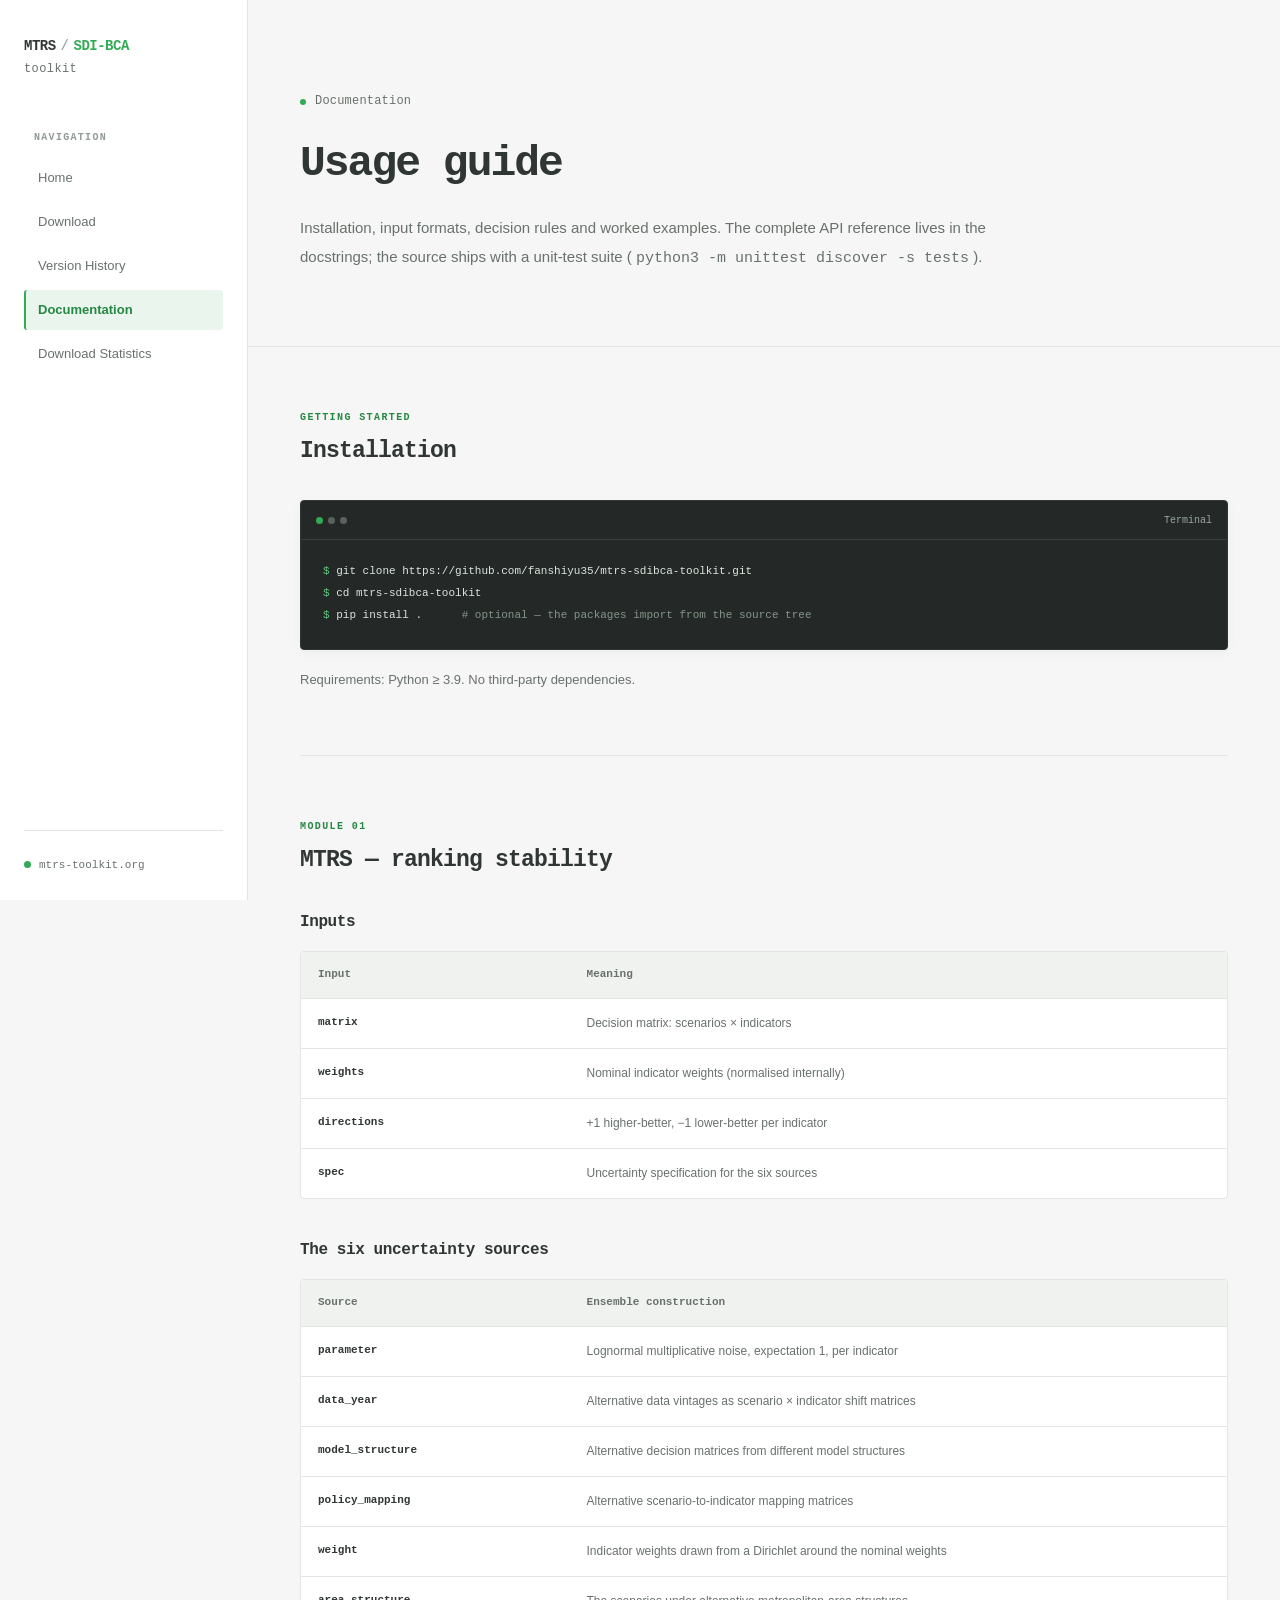
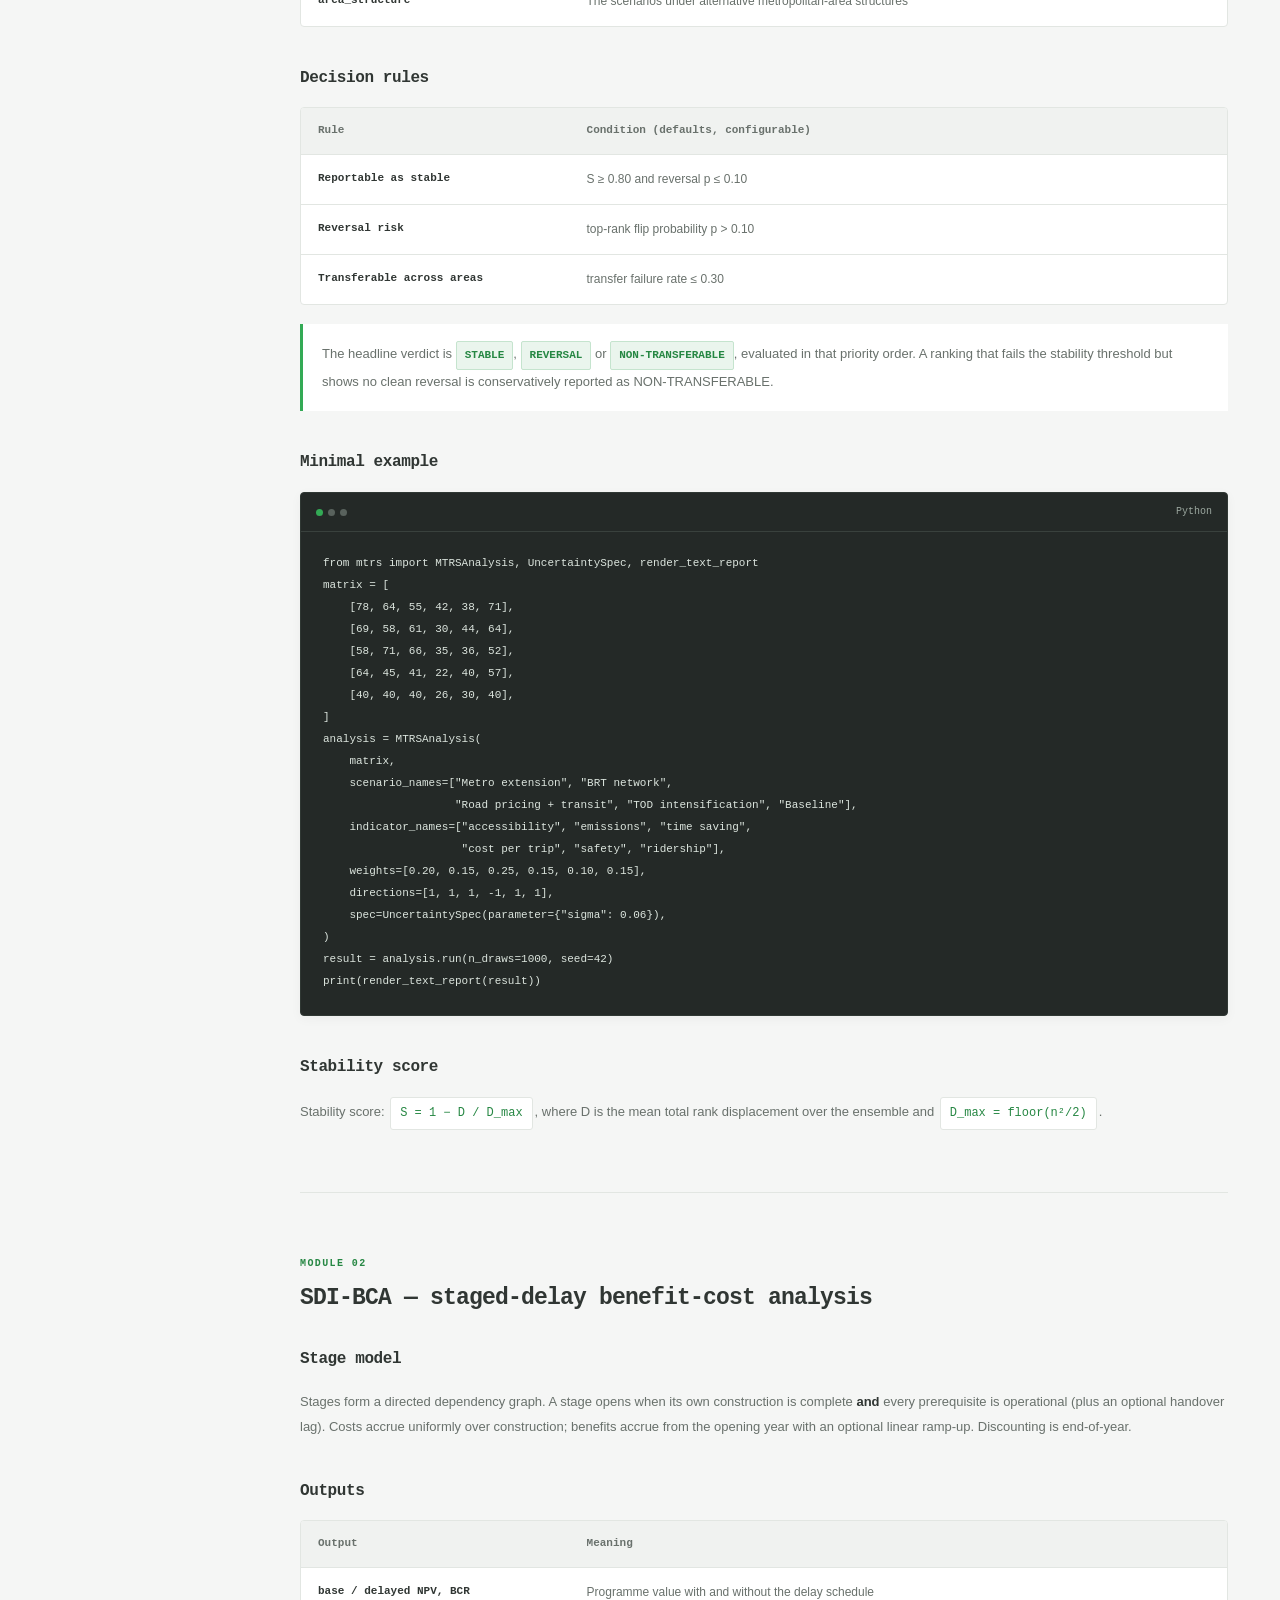
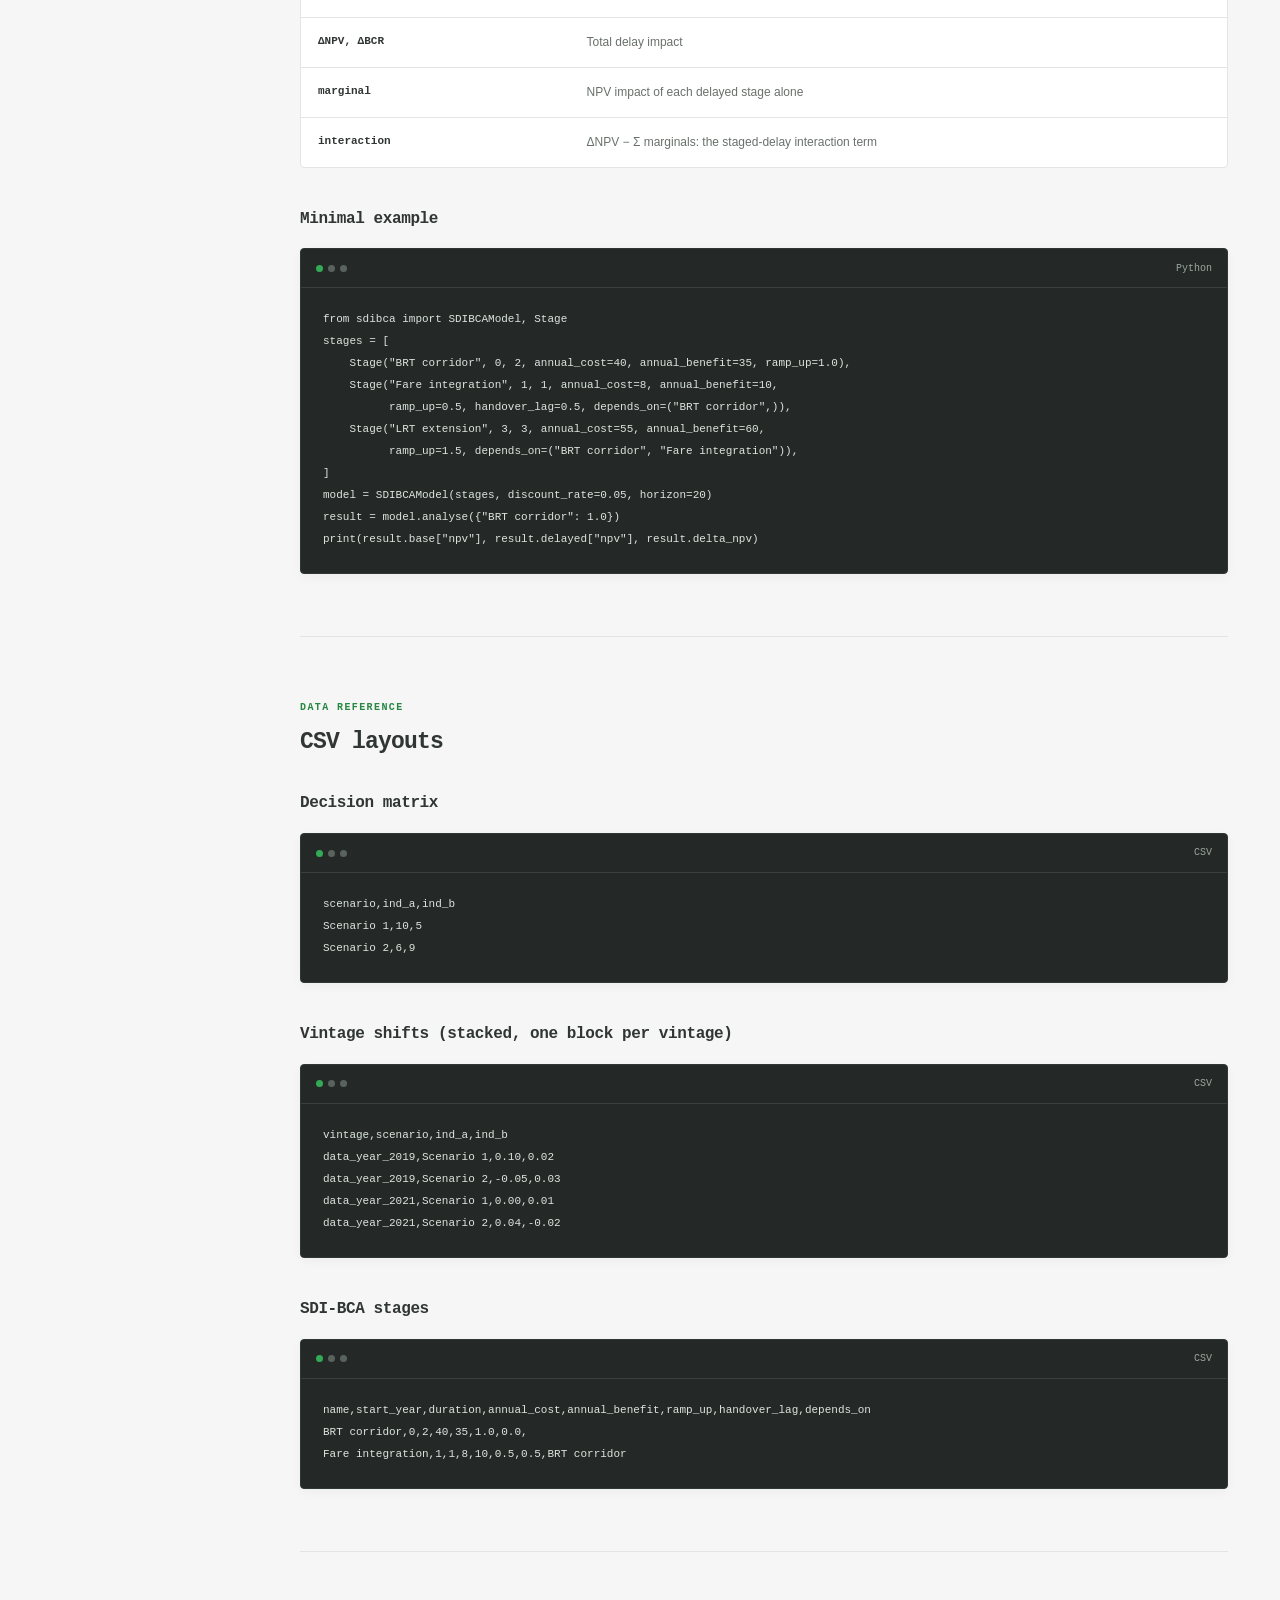
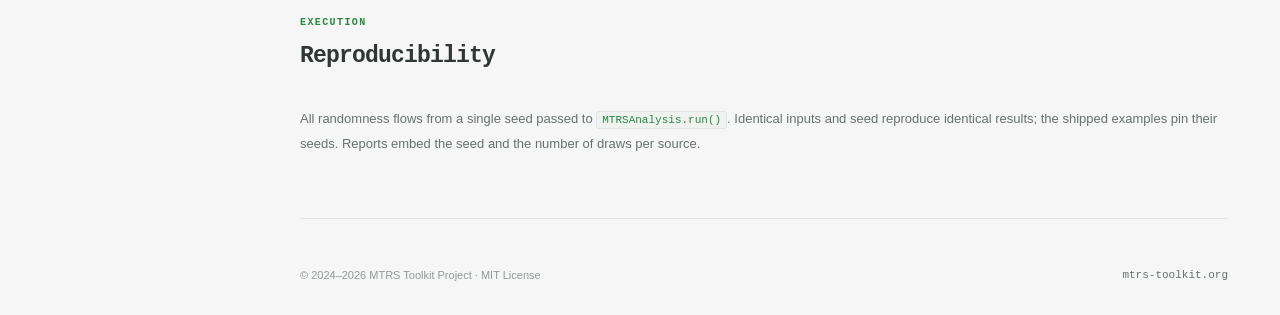
<file: docs.html>
<!DOCTYPE html>
<html lang="en">
<head>
  <meta charset="UTF-8">
  <meta name="viewport" content="width=device-width, initial-scale=1.0">
  <meta name="theme-color" content="#f5f6f5">
  <title>Documentation / MTRS / SDI-BCA Toolkit</title>
  <style>
    :root {
      --accent: #33aa55;
      --accent-dark: #268743;
      --accent-soft: #eaf5ed;
      --bg: #f5f6f5;
      --surface: #ffffff;
      --surface-muted: #f0f2f0;
      --text: #303633;
      --text-secondary: #69716c;
      --text-muted: #929a94;
      --border: #e2e6e2;
      --code-bg: #242927;
      --code-text: #dce5de;
      --sidebar-width: 248px;
      --font-sans: -apple-system, BlinkMacSystemFont, "Segoe UI",
        Helvetica, Arial, sans-serif;
      --font-mono: Menlo, Monaco, Consolas, "Liberation Mono", monospace;
    }

    * {
      box-sizing: border-box;
    }

    html {
      scroll-behavior: smooth;
      scroll-padding-top: 32px;
    }

    body {
      margin: 0;
      background: var(--bg);
      color: var(--text);
      font-family: var(--font-sans);
      font-size: 14px;
      line-height: 1.75;
      -webkit-font-smoothing: antialiased;
    }

    a {
      color: inherit;
      text-decoration: none;
    }

    button {
      font: inherit;
    }

    /* Sidebar */

    .sidebar {
      position: fixed;
      inset: 0 auto 0 0;
      z-index: 20;
      display: flex;
      flex-direction: column;
      width: var(--sidebar-width);
      padding: 34px 24px 25px;
      background: var(--surface);
      border-right: 1px solid var(--border);
    }

    .brand {
      display: flex;
      flex-wrap: wrap;
      align-items: center;
      gap: 5px;
      margin-bottom: 48px;
      font-family: var(--font-mono);
      font-size: 14px;
      font-weight: 700;
      line-height: 1.8;
      letter-spacing: -0.5px;
    }

    .brand-main {
      color: var(--text);
    }

    .brand-slash {
      color: var(--text-muted);
      font-weight: 400;
    }

    .brand-sub {
      color: var(--accent);
    }

    .brand-toolkit {
      flex-basis: 100%;
      margin-top: -5px;
      color: var(--text-secondary);
      font-size: 12px;
      font-weight: 400;
      letter-spacing: 0.4px;
    }

    .nav-label {
      margin: 0 0 12px 10px;
      color: var(--text-muted);
      font-family: var(--font-mono);
      font-size: 10px;
      font-weight: 600;
      letter-spacing: 1.3px;
      text-transform: uppercase;
    }

    .nav-list {
      display: flex;
      flex-direction: column;
      gap: 4px;
      padding: 0;
      margin: 0;
      list-style: none;
    }

    .nav-list a {
      display: flex;
      align-items: center;
      min-height: 40px;
      padding: 8px 12px;
      border-left: 2px solid transparent;
      border-radius: 3px;
      color: var(--text-secondary);
      font-size: 13px;
      transition: color 160ms ease, background 160ms ease;
    }

    .nav-list a:hover,
    .nav-list a.active {
      color: var(--accent-dark);
      background: var(--accent-soft);
    }

    .nav-list a.active {
      border-left-color: var(--accent);
      font-weight: 600;
    }

    .sidebar-bottom {
      margin-top: auto;
      padding-top: 20px;
      border-top: 1px solid var(--border);
    }

    .sidebar-bottom a {
      color: var(--text-secondary);
      font-family: var(--font-mono);
      font-size: 11px;
      transition: color 160ms ease;
    }

    .sidebar-bottom a:hover {
      color: var(--accent);
    }

    .sidebar-indicator {
      display: inline-block;
      width: 7px;
      height: 7px;
      margin-right: 8px;
      border-radius: 50%;
      background: var(--accent);
      vertical-align: middle;
    }

    /* Main layout */

    .main {
      min-height: 100vh;
      margin-left: var(--sidebar-width);
    }

    .container {
      width: min(100% - 104px, 1000px);
      margin: 0 auto;
    }

    .hero {
      position: relative;
      padding: 91px 0 72px;
      border-bottom: 1px solid var(--border);
    }

    .eyebrow {
      display: flex;
      align-items: center;
      gap: 9px;
      margin-bottom: 24px;
      color: var(--text-secondary);
      font-family: var(--font-mono);
      font-size: 12px;
      font-weight: 500;
      letter-spacing: 0.2px;
    }

    .eyebrow .dot {
      width: 6px;
      height: 6px;
      border-radius: 50%;
      background: var(--accent);
    }

    h1 {
      max-width: 820px;
      margin: 0 0 22px;
      color: var(--text);
      font-family: var(--font-mono);
      font-size: clamp(30px, 4vw, 43px);
      font-weight: 700;
      line-height: 1.28;
      letter-spacing: -2px;
    }

    .hero-description {
      max-width: 730px;
      margin: 0;
      color: var(--text-secondary);
      font-size: 15px;
      line-height: 1.95;
    }

    .hero-description strong {
      color: var(--text);
      font-weight: 600;
    }

    .metadata {
      display: flex;
      flex-wrap: wrap;
      gap: 9px;
      margin-top: 29px;
    }

    .meta-tag {
      display: inline-flex;
      align-items: center;
      min-height: 29px;
      padding: 3px 10px;
      border: 1px solid var(--border);
      border-radius: 3px;
      background: var(--surface);
      color: var(--text-secondary);
      font-family: var(--font-mono);
      font-size: 11px;
    }

    .meta-tag.version {
      border-color: #c5e4ce;
      background: var(--accent-soft);
      color: var(--accent-dark);
      font-weight: 600;
    }

    .hero-actions {
      display: flex;
      flex-wrap: wrap;
      align-items: center;
      gap: 12px;
      margin-top: 32px;
    }

    .button {
      display: inline-flex;
      align-items: center;
      justify-content: center;
      min-height: 40px;
      padding: 8px 16px;
      border: 1px solid var(--border);
      border-radius: 3px;
      background: var(--surface);
      color: var(--text);
      font-size: 12px;
      font-weight: 600;
      transition: all 160ms ease;
    }

    .button:hover {
      border-color: var(--accent);
      color: var(--accent-dark);
    }

    .button-primary {
      border-color: var(--accent);
      background: var(--accent);
      color: #fff;
    }

    .button-primary:hover {
      border-color: var(--accent-dark);
      background: var(--accent-dark);
      color: #fff;
    }

    .button .arrow {
      margin-left: 9px;
      font-size: 15px;
      line-height: 1;
    }

    /* Content sections */

    .section {
      padding: 62px 0;
      border-bottom: 1px solid var(--border);
    }

    .section-heading {
      margin-bottom: 32px;
    }

    .section-kicker {
      margin-bottom: 9px;
      color: var(--accent-dark);
      font-family: var(--font-mono);
      font-size: 10px;
      font-weight: 700;
      letter-spacing: 1.4px;
      text-transform: uppercase;
    }

    h2 {
      margin: 0;
      color: var(--text);
      font-family: var(--font-mono);
      font-size: 23px;
      font-weight: 700;
      line-height: 1.45;
      letter-spacing: -0.8px;
    }

    .section-lead {
      margin: 9px 0 0;
      color: var(--text-secondary);
      font-size: 14px;
    }

    /* Method cards */

    .method-grid {
      display: grid;
      grid-template-columns: repeat(2, minmax(0, 1fr));
      gap: 17px;
    }

    .method-card {
      display: flex;
      flex-direction: column;
      min-width: 0;
      padding: 25px 24px 23px;
      border: 1px solid var(--border);
      border-radius: 4px;
      background: var(--surface);
      transition: border-color 180ms ease, transform 180ms ease;
    }

    .method-card:hover {
      border-color: #b8d9c1;
      transform: translateY(-2px);
    }

    .method-number {
      display: inline-flex;
      align-items: center;
      align-self: flex-start;
      min-height: 24px;
      padding: 2px 8px;
      border-radius: 2px;
      background: var(--accent-soft);
      color: var(--accent-dark);
      font-family: var(--font-mono);
      font-size: 10px;
      font-weight: 700;
    }

    .method-card h3 {
      margin: 17px 0 13px;
      color: var(--text);
      font-family: var(--font-mono);
      font-size: 16px;
      font-weight: 700;
      line-height: 1.55;
      letter-spacing: -0.4px;
    }

    .method-card p {
      margin: 0 0 16px;
      color: var(--text-secondary);
      font-size: 13px;
      line-height: 1.85;
    }

    .method-card .introduced {
      margin-top: auto;
      padding-top: 14px;
      border-top: 1px solid var(--border);
      color: var(--text-muted);
      font-family: var(--font-mono);
      font-size: 10px;
    }

    .method-link {
      display: inline-flex;
      align-items: center;
      align-self: flex-start;
      gap: 7px;
      margin-top: 15px;
      color: var(--accent-dark);
      font-size: 12px;
      font-weight: 600;
    }

    .method-link:hover {
      color: var(--accent);
    }

    /* Reporting table */

    .table-wrap {
      overflow-x: auto;
      border: 1px solid var(--border);
      border-radius: 4px;
      background: var(--surface);
    }

    table {
      width: 100%;
      border-collapse: collapse;
      text-align: left;
    }

    th {
      padding: 14px 17px;
      border-bottom: 1px solid var(--border);
      background: var(--surface-muted);
      color: var(--text-secondary);
      font-family: var(--font-mono);
      font-size: 11px;
      font-weight: 600;
      white-space: nowrap;
    }

    td {
      padding: 17px;
      border-bottom: 1px solid var(--border);
      color: var(--text-secondary);
      font-size: 12px;
      line-height: 1.75;
      vertical-align: top;
    }

    tbody tr:last-child td {
      border-bottom: none;
    }

    tbody tr:hover {
      background: #fafcfb;
    }

    td:first-child {
      width: 34%;
      color: var(--text);
      font-weight: 600;
    }

    td:nth-child(2) {
      width: 46%;
    }

    td:last-child {
      width: 20%;
      color: var(--accent-dark);
      font-family: var(--font-mono);
      font-size: 12px;
      font-weight: 600;
      white-space: nowrap;
    }

    .verdict {
      display: flex;
      flex-wrap: wrap;
      align-items: center;
      gap: 8px;
      margin-top: 19px;
      color: var(--text-secondary);
      font-size: 13px;
    }

    .verdict-code {
      display: inline-block;
      padding: 3px 8px;
      border: 1px solid #c5e4ce;
      border-radius: 2px;
      background: var(--accent-soft);
      color: var(--accent-dark);
      font-family: var(--font-mono);
      font-size: 11px;
      font-weight: 700;
    }

    /* Quick start */

    .quickstart-layout {
      display: grid;
      grid-template-columns: minmax(0, 1fr) 230px;
      gap: 24px;
      align-items: start;
    }

    .code-window {
      overflow: hidden;
      border: 1px solid #303834;
      border-radius: 4px;
      background: var(--code-bg);
      box-shadow: 0 3px 12px rgba(25, 35, 29, 0.06);
    }

    .code-header {
      display: flex;
      align-items: center;
      justify-content: space-between;
      min-height: 39px;
      padding: 0 15px;
      border-bottom: 1px solid #39413d;
      color: #9ba79f;
      font-family: var(--font-mono);
      font-size: 10px;
    }

    .terminal-dots {
      display: flex;
      gap: 5px;
    }

    .terminal-dots span {
      width: 7px;
      height: 7px;
      border-radius: 50%;
      background: #59625d;
    }

    .terminal-dots span:first-child {
      background: var(--accent);
    }

    pre {
      overflow-x: auto;
      margin: 0;
      padding: 22px 20px 24px;
      color: var(--code-text);
      font-family: var(--font-mono);
      font-size: 11px;
      line-height: 2.2;
      tab-size: 4;
    }

    pre code {
      font-family: inherit;
    }

    .terminal-prompt {
      color: #62c67f;
    }

    .terminal-comment {
      color: #85958a;
    }

    .quickstart-aside {
      padding: 18px;
      border: 1px solid var(--border);
      border-radius: 4px;
      background: var(--surface);
    }

    .aside-label {
      margin-bottom: 12px;
      color: var(--text-secondary);
      font-family: var(--font-mono);
      font-size: 10px;
      font-weight: 700;
      letter-spacing: 1.1px;
      text-transform: uppercase;
    }

    /* Documentation content */

    .doc-content {
      padding-bottom: 20px;
    }

    .doc-block {
      margin-bottom: 39px;
    }

    .doc-block:last-child {
      margin-bottom: 0;
    }

    .doc-block h3 {
      margin: 0 0 17px;
      color: var(--text);
      font-family: var(--font-mono);
      font-size: 16px;
      font-weight: 700;
      line-height: 1.55;
      letter-spacing: -0.4px;
    }

    .doc-block h4 {
      margin: 25px 0 12px;
      color: var(--text);
      font-family: var(--font-mono);
      font-size: 13px;
      font-weight: 700;
      line-height: 1.6;
    }

    .doc-block p {
      margin: 0 0 15px;
      color: var(--text-secondary);
      font-size: 13px;
      line-height: 1.95;
    }

    .doc-block p:last-child {
      margin-bottom: 0;
    }

    .doc-block strong {
      color: var(--text);
      font-weight: 600;
    }

    .doc-block code,
    .doc-inline-code {
      padding: 2px 5px;
      border: 1px solid var(--border);
      border-radius: 3px;
      background: var(--surface-muted);
      color: var(--accent-dark);
      font-family: var(--font-mono);
      font-size: 11px;
    }

    .doc-code {
      overflow: hidden;
      margin: 0;
      border: 1px solid #303834;
      border-radius: 4px;
      background: var(--code-bg);
      box-shadow: 0 3px 12px rgba(25, 35, 29, 0.04);
    }

    .doc-code pre {
      padding: 20px 22px 23px;
      color: var(--code-text);
      font-size: 11px;
      line-height: 2;
      white-space: pre;
    }

    .doc-code code {
      padding: 0;
      border: 0;
      background: transparent;
      color: inherit;
      font-family: var(--font-mono);
      font-size: inherit;
    }

    .doc-table {
      margin-top: 15px;
    }

    .doc-table th {
      padding: 13px 17px;
    }

    .doc-table td {
      padding: 14px 17px;
    }

    .doc-table td:first-child {
      width: 29%;
      color: var(--text);
      font-family: var(--font-mono);
      font-size: 11px;
      font-weight: 600;
    }

    .doc-table td:nth-child(2) {
      width: auto;
    }

    .doc-table td:last-child {
      color: var(--text-secondary);
      font-family: var(--font-sans);
      font-size: 12px;
      font-weight: 400;
      white-space: normal;
    }

    .doc-table.single-column td:first-child {
      width: 26%;
    }

    .doc-note {
      margin-top: 19px;
      padding: 17px 19px;
      border-left: 3px solid var(--accent);
      background: var(--surface);
      color: var(--text-secondary);
      font-size: 13px;
      line-height: 1.9;
    }

    .doc-note strong {
      color: var(--text);
    }

    .doc-formula {
      display: inline-block;
      margin: 0 2px;
      padding: 4px 9px;
      border: 1px solid var(--border);
      border-radius: 3px;
      background: var(--surface);
      color: var(--accent-dark);
      font-family: var(--font-mono);
      font-size: 12px;
    }

    .doc-subsection {
      margin-top: 24px;
    }

    .doc-divider {
      height: 1px;
      margin: 34px 0;
      background: var(--border);
    }

    /* Footer */

    .footer {
      padding: 27px 0 30px;
    }

    .footer-inner {
      display: flex;
      flex-wrap: wrap;
      align-items: center;
      justify-content: space-between;
      gap: 12px;
      color: var(--text-muted);
      font-size: 11px;
    }

    .footer-link {
      color: var(--text-secondary);
      font-family: var(--font-mono);
      font-size: 11px;
      transition: color 160ms ease;
    }

    .footer-link:hover {
      color: var(--accent-dark);
    }

    /* Responsive */

    @media (max-width: 1000px) {
      .container {
        width: min(100% - 64px, 1000px);
      }

      .quickstart-layout {
        grid-template-columns: minmax(0, 1fr) 200px;
      }
    }

    @media (max-width: 760px) {
      :root {
        --sidebar-width: 0px;
      }

      .sidebar {
        position: relative;
        width: 100%;
        min-height: auto;
        padding: 17px 22px 14px;
        border-right: none;
        border-bottom: 1px solid var(--border);
      }

      .brand {
        margin-bottom: 17px;
      }

      .nav-label {
        margin-left: 0;
      }

      .nav-list {
        flex-direction: row;
        flex-wrap: wrap;
        gap: 5px;
      }

      .nav-list a {
        min-height: 34px;
        padding: 6px 9px;
        border-left: none;
        border-bottom: 2px solid transparent;
        font-size: 11px;
      }

      .nav-list a.active {
        border-left-color: transparent;
        border-bottom-color: var(--accent);
      }

      .sidebar-bottom {
        display: none;
      }

      .main {
        margin-left: 0;
      }

      .container {
        width: min(100% - 44px, 1000px);
      }

      .hero {
        padding: 60px 0 48px;
      }

      .section {
        padding: 45px 0;
      }

      .method-grid {
        grid-template-columns: 1fr;
      }

      .quickstart-layout {
        grid-template-columns: 1fr;
      }
    }

    @media (max-width: 520px) {
      body {
        font-size: 13px;
      }

      .container {
        width: calc(100% - 36px);
      }

      .hero {
        padding: 48px 0 40px;
      }

      h1 {
        font-size: 29px;
        letter-spacing: -1.3px;
      }

      h2 {
        font-size: 20px;
      }

      .section {
        padding: 39px 0;
      }

      .section-heading {
        margin-bottom: 24px;
      }

      .doc-block {
        margin-bottom: 31px;
      }

      .doc-table th,
      .doc-table td {
        padding: 11px 12px;
      }

      .doc-code pre {
        padding: 17px 15px 19px;
        font-size: 10px;
      }

      .footer-inner {
        align-items: flex-start;
        flex-direction: column;
      }
    }
  </style>
</head>
<body>

  <aside class="sidebar">
    <a class="brand" href="index.html" aria-label="MTRS SDI-BCA Toolkit Home">
      <span class="brand-main">MTRS</span>
      <span class="brand-slash">/</span>
      <span class="brand-sub">SDI-BCA</span>
      <span class="brand-toolkit">toolkit</span>
    </a>

    <nav aria-label="Main navigation">
      <p class="nav-label">Navigation</p>
      <ul class="nav-list">
        <li><a href="index.html">Home</a></li>
        <li><a href="download.html">Download</a></li>
        <li><a href="version-history.html">Version History</a></li>
        <li><a href="documentation.html" class="active" aria-current="page">Documentation</a></li>
        <li><a href="download-statistics.html">Download Statistics</a></li>
      </ul>
    </nav>

    <div class="sidebar-bottom">
      <a href="https://mtrs-toolkit.org">
        <span class="sidebar-indicator"></span>mtrs-toolkit.org
      </a>
    </div>
  </aside>

  <main class="main">

    <header class="hero">
      <div class="container">
        <div class="eyebrow">
          <span class="dot"></span>
          Documentation
        </div>

        <h1>Usage guide</h1>

        <p class="hero-description">
          Installation, input formats, decision rules and worked
          examples. The complete API reference lives in the docstrings; the source
          ships with a unit-test suite (
          <code>python3 -m unittest discover -s tests</code>
          ).
        </p>
      </div>
    </header>

    <div class="container doc-content">

      <section class="section" id="installation">
        <div class="section-heading">
          <div class="section-kicker">Getting started</div>
          <h2>Installation</h2>
        </div>

        <div class="doc-block">
          <div class="doc-code">
            <div class="code-header">
              <div class="terminal-dots">
                <span></span><span></span><span></span>
              </div>
              <span>Terminal</span>
            </div>
            <pre><code><span class="terminal-prompt">$</span> git clone https://github.com/fanshiyu35/mtrs-sdibca-toolkit.git
<span class="terminal-prompt">$</span> cd mtrs-sdibca-toolkit
<span class="terminal-prompt">$</span> pip install .      <span class="terminal-comment"># optional — the packages import from the source tree</span></code></pre>
          </div>

          <p style="margin-top: 17px;">
            Requirements: Python ≥ 3.9. No third-party dependencies.
          </p>
        </div>
      </section>

      <section class="section" id="mtrs">
        <div class="section-heading">
          <div class="section-kicker">Module 01</div>
          <h2>MTRS — ranking stability</h2>
        </div>

        <div class="doc-block" id="mtrs-inputs">
          <h3>Inputs</h3>

          <div class="table-wrap doc-table">
            <table>
              <thead>
                <tr>
                  <th>Input</th>
                  <th>Meaning</th>
                </tr>
              </thead>
              <tbody>
                <tr>
                  <td>matrix</td>
                  <td>Decision matrix: scenarios × indicators</td>
                </tr>
                <tr>
                  <td>weights</td>
                  <td>Nominal indicator weights (normalised internally)</td>
                </tr>
                <tr>
                  <td>directions</td>
                  <td>+1 higher-better, −1 lower-better per indicator</td>
                </tr>
                <tr>
                  <td>spec</td>
                  <td>Uncertainty specification for the six sources</td>
                </tr>
              </tbody>
            </table>
          </div>
        </div>

        <div class="doc-block" id="uncertainty-sources">
          <h3>The six uncertainty sources</h3>

          <div class="table-wrap doc-table">
            <table>
              <thead>
                <tr>
                  <th>Source</th>
                  <th>Ensemble construction</th>
                </tr>
              </thead>
              <tbody>
                <tr>
                  <td>parameter</td>
                  <td>Lognormal multiplicative noise, expectation 1, per indicator</td>
                </tr>
                <tr>
                  <td>data_year</td>
                  <td>Alternative data vintages as scenario × indicator shift matrices</td>
                </tr>
                <tr>
                  <td>model_structure</td>
                  <td>Alternative decision matrices from different model structures</td>
                </tr>
                <tr>
                  <td>policy_mapping</td>
                  <td>Alternative scenario-to-indicator mapping matrices</td>
                </tr>
                <tr>
                  <td>weight</td>
                  <td>Indicator weights drawn from a Dirichlet around the nominal weights</td>
                </tr>
                <tr>
                  <td>area_structure</td>
                  <td>The scenarios under alternative metropolitan-area structures</td>
                </tr>
              </tbody>
            </table>
          </div>
        </div>

        <div class="doc-block" id="decision-rules">
          <h3>Decision rules</h3>

          <div class="table-wrap doc-table">
            <table>
              <thead>
                <tr>
                  <th>Rule</th>
                  <th>Condition (defaults, configurable)</th>
                </tr>
              </thead>
              <tbody>
                <tr>
                  <td>Reportable as stable</td>
                  <td>S ≥ 0.80 and reversal p ≤ 0.10</td>
                </tr>
                <tr>
                  <td>Reversal risk</td>
                  <td>top-rank flip probability p &gt; 0.10</td>
                </tr>
                <tr>
                  <td>Transferable across areas</td>
                  <td>transfer failure rate ≤ 0.30</td>
                </tr>
              </tbody>
            </table>
          </div>

          <div class="doc-note">
            The headline verdict is
            <span class="verdict-code">STABLE</span>,
            <span class="verdict-code">REVERSAL</span> or
            <span class="verdict-code">NON-TRANSFERABLE</span>,
            evaluated in that priority
            order. A ranking that fails the stability threshold but shows no clean
            reversal is conservatively reported as NON-TRANSFERABLE.
          </div>
        </div>

        <div class="doc-block" id="mtrs-example">
          <h3>Minimal example</h3>

          <div class="doc-code">
            <div class="code-header">
              <div class="terminal-dots">
                <span></span><span></span><span></span>
              </div>
              <span>Python</span>
            </div>
            <pre><code>from mtrs import MTRSAnalysis, UncertaintySpec, render_text_report
matrix = [
    [78, 64, 55, 42, 38, 71],
    [69, 58, 61, 30, 44, 64],
    [58, 71, 66, 35, 36, 52],
    [64, 45, 41, 22, 40, 57],
    [40, 40, 40, 26, 30, 40],
]
analysis = MTRSAnalysis(
    matrix,
    scenario_names=["Metro extension", "BRT network",
                    "Road pricing + transit", "TOD intensification", "Baseline"],
    indicator_names=["accessibility", "emissions", "time saving",
                     "cost per trip", "safety", "ridership"],
    weights=[0.20, 0.15, 0.25, 0.15, 0.10, 0.15],
    directions=[1, 1, 1, -1, 1, 1],
    spec=UncertaintySpec(parameter={"sigma": 0.06}),
)
result = analysis.run(n_draws=1000, seed=42)
print(render_text_report(result))</code></pre>
          </div>
        </div>

        <div class="doc-block" id="stability-score">
          <h3>Stability score</h3>
          <p>
            Stability score:
            <span class="doc-formula">S = 1 − D / D_max</span>,
            where D is
            the mean total rank displacement over the ensemble and
            <span class="doc-formula">D_max = floor(n²/2)</span>.
          </p>
        </div>
      </section>

      <section class="section" id="sdibca">
        <div class="section-heading">
          <div class="section-kicker">Module 02</div>
          <h2>SDI-BCA — staged-delay benefit-cost analysis</h2>
        </div>

        <div class="doc-block" id="stage-model">
          <h3>Stage model</h3>

          <p>
            Stages form a directed dependency graph. A stage opens when its own
            construction is complete
            <strong>and</strong>
            every prerequisite is operational
            (plus an optional handover lag). Costs accrue uniformly over construction;
            benefits accrue from the opening year with an optional linear ramp-up.
            Discounting is end-of-year.
          </p>
        </div>

        <div class="doc-block" id="sdibca-outputs">
          <h3>Outputs</h3>

          <div class="table-wrap doc-table">
            <table>
              <thead>
                <tr>
                  <th>Output</th>
                  <th>Meaning</th>
                </tr>
              </thead>
              <tbody>
                <tr>
                  <td>base / delayed NPV, BCR</td>
                  <td>Programme value with and without the delay schedule</td>
                </tr>
                <tr>
                  <td>ΔNPV, ΔBCR</td>
                  <td>Total delay impact</td>
                </tr>
                <tr>
                  <td>marginal</td>
                  <td>NPV impact of each delayed stage alone</td>
                </tr>
                <tr>
                  <td>interaction</td>
                  <td>ΔNPV − Σ marginals: the staged-delay interaction term</td>
                </tr>
              </tbody>
            </table>
          </div>
        </div>

        <div class="doc-block" id="sdibca-example">
          <h3>Minimal example</h3>

          <div class="doc-code">
            <div class="code-header">
              <div class="terminal-dots">
                <span></span><span></span><span></span>
              </div>
              <span>Python</span>
            </div>
            <pre><code>from sdibca import SDIBCAModel, Stage
stages = [
    Stage("BRT corridor", 0, 2, annual_cost=40, annual_benefit=35, ramp_up=1.0),
    Stage("Fare integration", 1, 1, annual_cost=8, annual_benefit=10,
          ramp_up=0.5, handover_lag=0.5, depends_on=("BRT corridor",)),
    Stage("LRT extension", 3, 3, annual_cost=55, annual_benefit=60,
          ramp_up=1.5, depends_on=("BRT corridor", "Fare integration")),
]
model = SDIBCAModel(stages, discount_rate=0.05, horizon=20)
result = model.analyse({"BRT corridor": 1.0})
print(result.base["npv"], result.delayed["npv"], result.delta_npv)</code></pre>
          </div>
        </div>
      </section>

      <section class="section" id="csv-layouts">
        <div class="section-heading">
          <div class="section-kicker">Data reference</div>
          <h2>CSV layouts</h2>
        </div>

        <div class="doc-block">
          <h3>Decision matrix</h3>

          <div class="doc-code">
            <div class="code-header">
              <div class="terminal-dots">
                <span></span><span></span><span></span>
              </div>
              <span>CSV</span>
            </div>
            <pre><code>scenario,ind_a,ind_b
Scenario 1,10,5
Scenario 2,6,9</code></pre>
          </div>
        </div>

        <div class="doc-block">
          <h3>Vintage shifts (stacked, one block per vintage)</h3>

          <div class="doc-code">
            <div class="code-header">
              <div class="terminal-dots">
                <span></span><span></span><span></span>
              </div>
              <span>CSV</span>
            </div>
            <pre><code>vintage,scenario,ind_a,ind_b
data_year_2019,Scenario 1,0.10,0.02
data_year_2019,Scenario 2,-0.05,0.03
data_year_2021,Scenario 1,0.00,0.01
data_year_2021,Scenario 2,0.04,-0.02</code></pre>
          </div>
        </div>

        <div class="doc-block">
          <h3>SDI-BCA stages</h3>

          <div class="doc-code">
            <div class="code-header">
              <div class="terminal-dots">
                <span></span><span></span><span></span>
              </div>
              <span>CSV</span>
            </div>
            <pre><code>name,start_year,duration,annual_cost,annual_benefit,ramp_up,handover_lag,depends_on
BRT corridor,0,2,40,35,1.0,0.0,
Fare integration,1,1,8,10,0.5,0.5,BRT corridor</code></pre>
          </div>
        </div>
      </section>

      <section class="section" id="reproducibility">
        <div class="section-heading">
          <div class="section-kicker">Execution</div>
          <h2>Reproducibility</h2>
        </div>

        <div class="doc-block">
          <p>
            All randomness flows from a single seed passed to
            <code>MTRSAnalysis.run()</code>.
            Identical inputs and seed reproduce
            identical results; the shipped examples pin their seeds. Reports embed
            the seed and the number of draws per source.
          </p>
        </div>
      </section>

    </div>

    <footer class="footer">
      <div class="container footer-inner">
        <span>© 2024–2026 MTRS Toolkit Project · MIT License</span>
        <a class="footer-link" href="https://mtrs-toolkit.org">mtrs-toolkit.org</a>
      </div>
    </footer>

  </main>

</body>
</html>
</file>
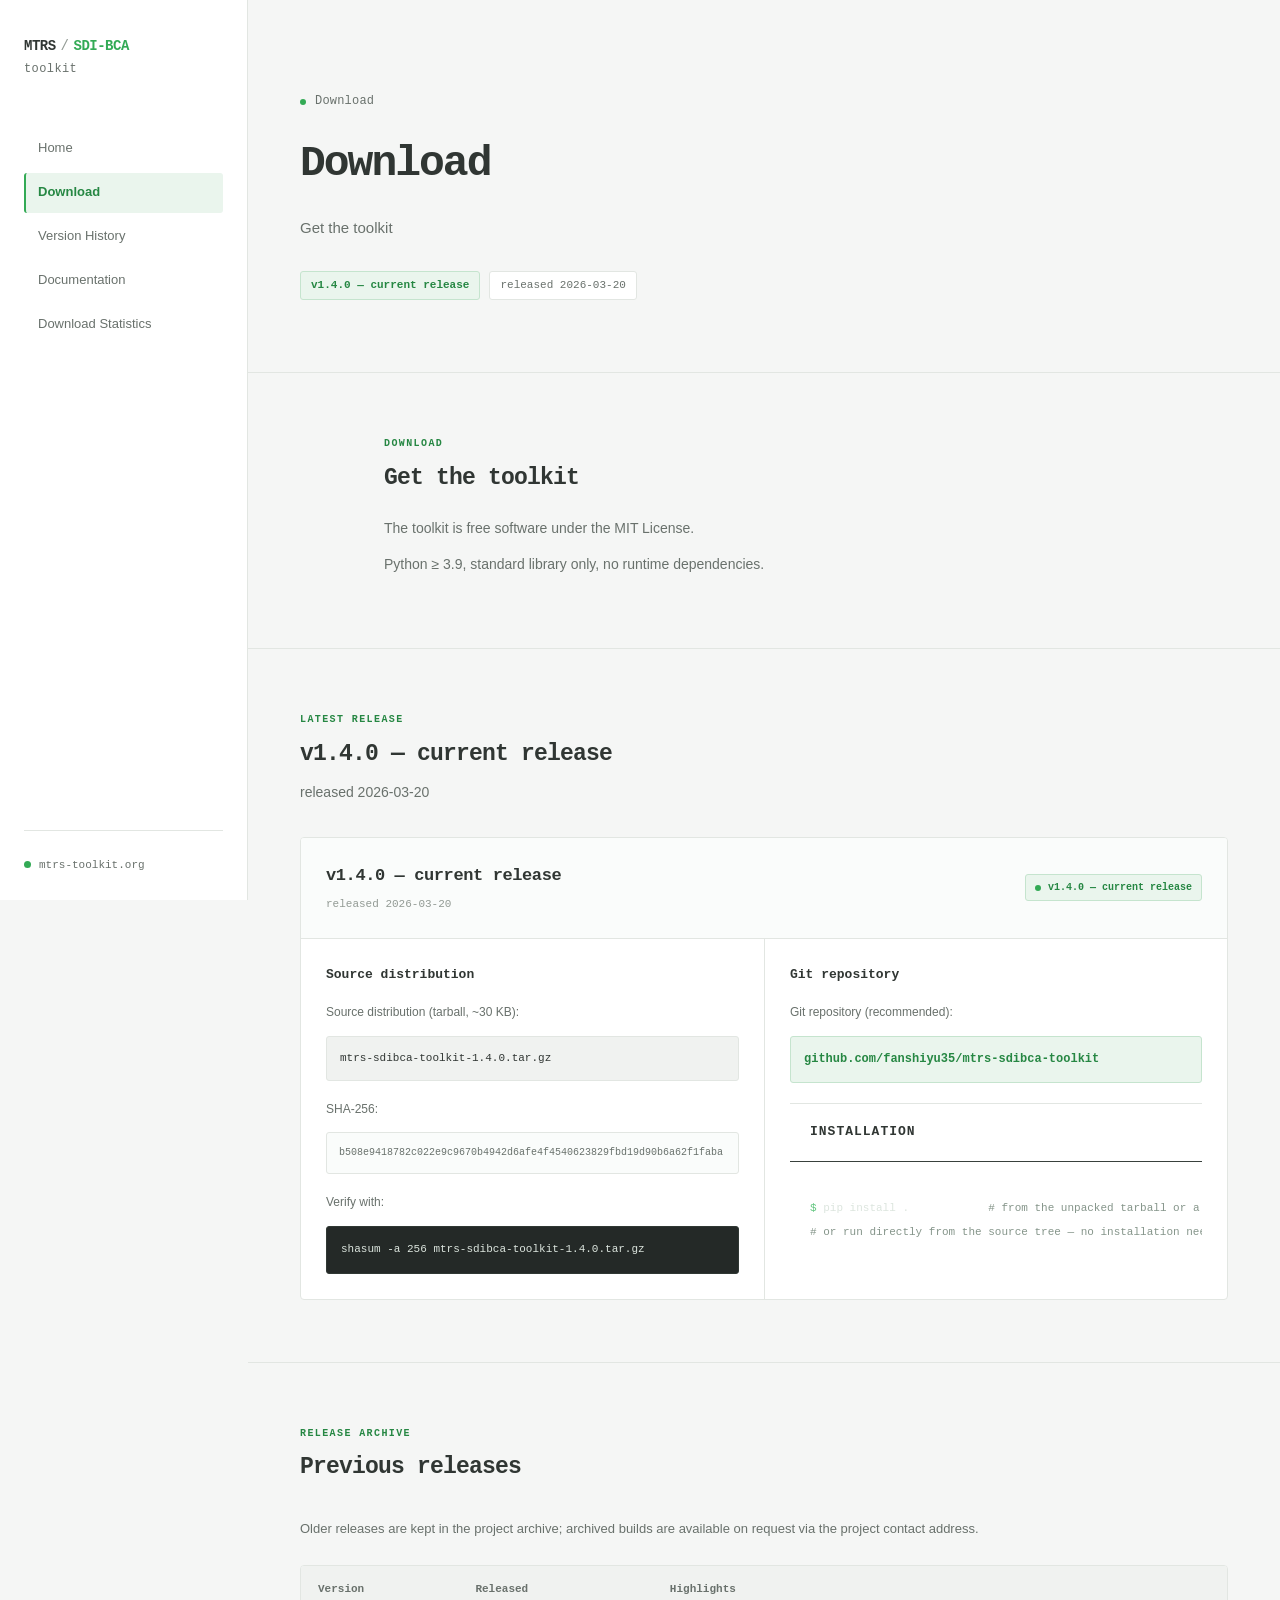
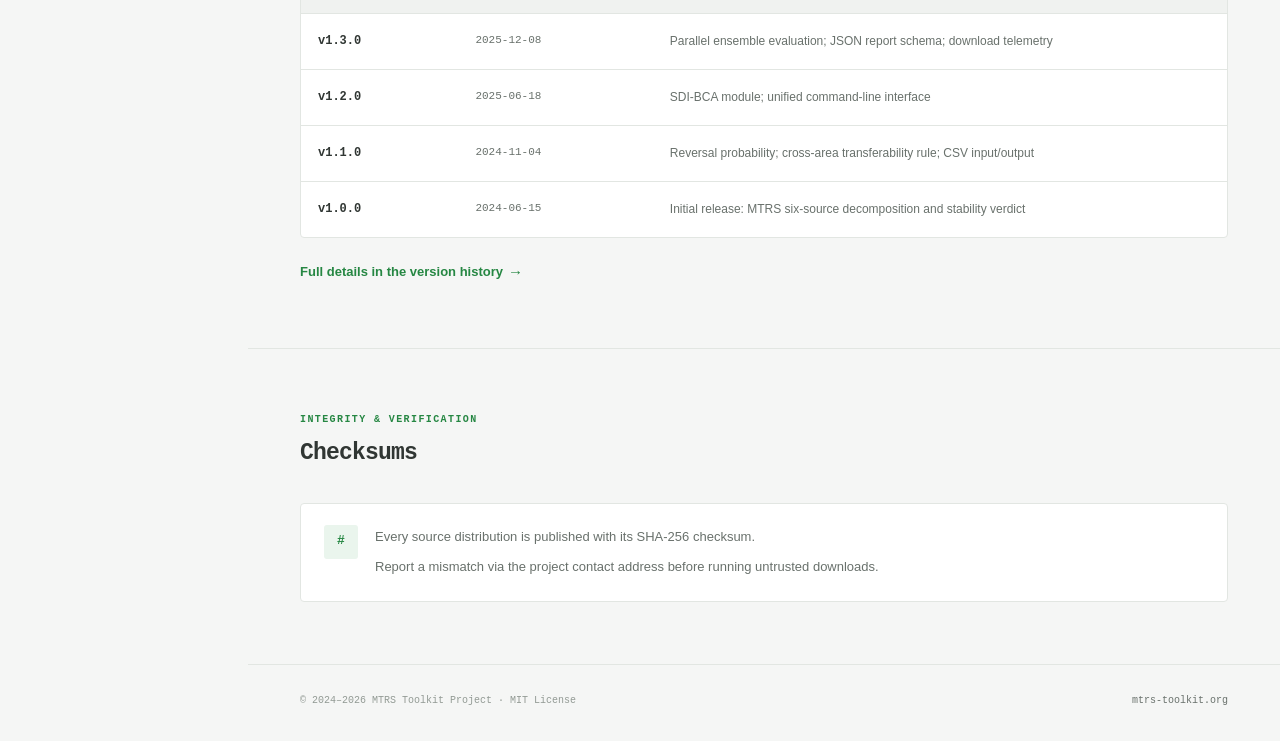
<file: download.html>
<!DOCTYPE html>
<html lang="en">
<head>
  <meta charset="UTF-8">
  <meta name="viewport" content="width=device-width, initial-scale=1.0">
  <meta name="theme-color" content="#f5f6f5">
  <title>Download — MTRS / SDI-BCA Toolkit</title>
  <style>
    :root {
      --accent: #33aa55;
      --accent-dark: #268743;
      --accent-soft: #eaf5ed;
      --bg: #f5f6f5;
      --surface: #ffffff;
      --surface-muted: #f0f2f0;
      --text: #303633;
      --text-secondary: #69716c;
      --text-muted: #929a94;
      --border: #e2e6e2;
      --code-bg: #242927;
      --code-text: #dce5de;
      --sidebar-width: 248px;
      --font-sans: -apple-system, BlinkMacSystemFont, "Segoe UI",
        Helvetica, Arial, sans-serif;
      --font-mono: Menlo, Monaco, Consolas, "Liberation Mono", monospace;
    }

    * {
      box-sizing: border-box;
    }

    html {
      scroll-behavior: smooth;
      scroll-padding-top: 32px;
    }

    body {
      margin: 0;
      background: var(--bg);
      color: var(--text);
      font-family: var(--font-sans);
      font-size: 14px;
      line-height: 1.75;
      -webkit-font-smoothing: antialiased;
    }

    a {
      color: inherit;
      text-decoration: none;
    }

    button {
      font: inherit;
    }

    /* Sidebar */

    .sidebar {
      position: fixed;
      inset: 0 auto 0 0;
      z-index: 20;
      display: flex;
      flex-direction: column;
      width: var(--sidebar-width);
      padding: 34px 24px 25px;
      background: var(--surface);
      border-right: 1px solid var(--border);
    }

    .brand {
      display: flex;
      flex-wrap: wrap;
      align-items: center;
      gap: 5px;
      margin-bottom: 48px;
      font-family: var(--font-mono);
      font-size: 14px;
      font-weight: 700;
      line-height: 1.8;
      letter-spacing: -0.5px;
    }

    .brand-main {
      color: var(--text);
    }

    .brand-slash {
      color: var(--text-muted);
      font-weight: 400;
    }

    .brand-sub {
      color: var(--accent);
    }

    .brand-toolkit {
      flex-basis: 100%;
      margin-top: -5px;
      color: var(--text-secondary);
      font-size: 12px;
      font-weight: 400;
      letter-spacing: 0.4px;
    }

    .nav-label {
      margin: 0 0 12px 10px;
      color: var(--text-muted);
      font-family: var(--font-mono);
      font-size: 10px;
      font-weight: 600;
      letter-spacing: 1.3px;
      text-transform: uppercase;
    }

    .nav-list {
      display: flex;
      flex-direction: column;
      gap: 4px;
      padding: 0;
      margin: 0;
      list-style: none;
    }

    .nav-list a {
      display: flex;
      align-items: center;
      min-height: 40px;
      padding: 8px 12px;
      border-left: 2px solid transparent;
      border-radius: 3px;
      color: var(--text-secondary);
      font-size: 13px;
      transition: color 160ms ease, background 160ms ease;
    }

    .nav-list a:hover,
    .nav-list a.active {
      color: var(--accent-dark);
      background: var(--accent-soft);
    }

    .nav-list a.active {
      border-left-color: var(--accent);
      font-weight: 600;
    }

    .sidebar-bottom {
      margin-top: auto;
      padding-top: 20px;
      border-top: 1px solid var(--border);
    }

    .sidebar-bottom a {
      color: var(--text-secondary);
      font-family: var(--font-mono);
      font-size: 11px;
      transition: color 160ms ease;
    }

    .sidebar-bottom a:hover {
      color: var(--accent);
    }

    .sidebar-indicator {
      display: inline-block;
      width: 7px;
      height: 7px;
      margin-right: 8px;
      border-radius: 50%;
      background: var(--accent);
      vertical-align: middle;
    }

    /* Main layout */

    .main {
      min-height: 100vh;
      margin-left: var(--sidebar-width);
    }

    .container {
      width: min(100% - 104px, 1000px);
      margin: 0 auto;
    }

    .hero {
      position: relative;
      padding: 91px 0 72px;
      border-bottom: 1px solid var(--border);
    }

    .eyebrow {
      display: flex;
      align-items: center;
      gap: 9px;
      margin-bottom: 24px;
      color: var(--text-secondary);
      font-family: var(--font-mono);
      font-size: 12px;
      font-weight: 500;
      letter-spacing: 0.2px;
    }

    .eyebrow .dot {
      width: 6px;
      height: 6px;
      border-radius: 50%;
      background: var(--accent);
    }

    h1 {
      max-width: 820px;
      margin: 0 0 22px;
      color: var(--text);
      font-family: var(--font-mono);
      font-size: clamp(30px, 4vw, 43px);
      font-weight: 700;
      line-height: 1.28;
      letter-spacing: -2px;
    }

    .hero-description {
      max-width: 730px;
      margin: 0;
      color: var(--text-secondary);
      font-size: 15px;
      line-height: 1.95;
    }

    .hero-description strong {
      color: var(--text);
      font-weight: 600;
    }

    .metadata {
      display: flex;
      flex-wrap: wrap;
      gap: 9px;
      margin-top: 29px;
    }

    .meta-tag {
      display: inline-flex;
      align-items: center;
      min-height: 29px;
      padding: 3px 10px;
      border: 1px solid var(--border);
      border-radius: 3px;
      background: var(--surface);
      color: var(--text-secondary);
      font-family: var(--font-mono);
      font-size: 11px;
    }

    .meta-tag.version {
      border-color: #c5e4ce;
      background: var(--accent-soft);
      color: var(--accent-dark);
      font-weight: 600;
    }

    .hero-actions {
      display: flex;
      flex-wrap: wrap;
      align-items: center;
      gap: 12px;
      margin-top: 32px;
    }

    .button {
      display: inline-flex;
      align-items: center;
      justify-content: center;
      min-height: 40px;
      padding: 8px 16px;
      border: 1px solid var(--border);
      border-radius: 3px;
      background: var(--surface);
      color: var(--text);
      font-size: 12px;
      font-weight: 600;
      transition: all 160ms ease;
    }

    .button:hover {
      border-color: var(--accent);
      color: var(--accent-dark);
    }

    .button-primary {
      border-color: var(--accent);
      background: var(--accent);
      color: #fff;
    }

    .button-primary:hover {
      border-color: var(--accent-dark);
      background: var(--accent-dark);
      color: #fff;
    }

    .button .arrow {
      margin-left: 9px;
      font-size: 15px;
      line-height: 1;
    }

    /* Content sections */

    .section {
      padding: 62px 0;
      border-bottom: 1px solid var(--border);
    }

    .section-heading {
      margin-bottom: 32px;
    }

    .section-kicker {
      margin-bottom: 9px;
      color: var(--accent-dark);
      font-family: var(--font-mono);
      font-size: 10px;
      font-weight: 700;
      letter-spacing: 1.4px;
      text-transform: uppercase;
    }

    h2 {
      margin: 0;
      color: var(--text);
      font-family: var(--font-mono);
      font-size: 23px;
      font-weight: 700;
      line-height: 1.45;
      letter-spacing: -0.8px;
    }

    .section-lead {
      margin: 9px 0 0;
      color: var(--text-secondary);
      font-size: 14px;
    }

    /* Method cards */

    .method-grid {
      display: grid;
      grid-template-columns: repeat(2, minmax(0, 1fr));
      gap: 17px;
    }

    .method-card {
      display: flex;
      flex-direction: column;
      min-width: 0;
      padding: 25px 24px 23px;
      border: 1px solid var(--border);
      border-radius: 4px;
      background: var(--surface);
      transition: border-color 180ms ease, transform 180ms ease;
    }

    .method-card:hover {
      border-color: #b8d9c1;
      transform: translateY(-2px);
    }

    .method-number {
      display: inline-flex;
      align-items: center;
      align-self: flex-start;
      min-height: 24px;
      padding: 2px 8px;
      border-radius: 2px;
      background: var(--accent-soft);
      color: var(--accent-dark);
      font-family: var(--font-mono);
      font-size: 10px;
      font-weight: 700;
    }

    .method-card h3 {
      margin: 17px 0 13px;
      color: var(--text);
      font-family: var(--font-mono);
      font-size: 16px;
      font-weight: 700;
      line-height: 1.55;
      letter-spacing: -0.4px;
    }

    .method-card p {
      margin: 0 0 16px;
      color: var(--text-secondary);
      font-size: 13px;
      line-height: 1.85;
    }

    .method-card .introduced {
      margin-top: auto;
      padding-top: 14px;
      border-top: 1px solid var(--border);
      color: var(--text-muted);
      font-family: var(--font-mono);
      font-size: 10px;
    }

    .method-link {
      display: inline-flex;
      align-items: center;
      align-self: flex-start;
      gap: 7px;
      margin-top: 15px;
      color: var(--accent-dark);
      font-size: 12px;
      font-weight: 600;
    }

    .method-link:hover {
      color: var(--accent);
    }

    /* Reporting table */

    .table-wrap {
      overflow-x: auto;
      border: 1px solid var(--border);
      border-radius: 4px;
      background: var(--surface);
    }

    table {
      width: 100%;
      border-collapse: collapse;
      text-align: left;
    }

    th {
      padding: 14px 17px;
      border-bottom: 1px solid var(--border);
      background: var(--surface-muted);
      color: var(--text-secondary);
      font-family: var(--font-mono);
      font-size: 11px;
      font-weight: 600;
      white-space: nowrap;
    }

    td {
      padding: 17px;
      border-bottom: 1px solid var(--border);
      color: var(--text-secondary);
      font-size: 12px;
      line-height: 1.75;
      vertical-align: top;
    }

    tbody tr:last-child td {
      border-bottom: none;
    }

    tbody tr:hover {
      background: #fafcfb;
    }

    td:first-child {
      width: 34%;
      color: var(--text);
      font-weight: 600;
    }

    td:nth-child(2) {
      width: 46%;
    }

    td:last-child {
      width: 20%;
      color: var(--accent-dark);
      font-family: var(--font-mono);
      font-size: 12px;
      font-weight: 600;
      white-space: nowrap;
    }

    .verdict {
      display: flex;
      flex-wrap: wrap;
      align-items: center;
      gap: 8px;
      margin-top: 19px;
      color: var(--text-secondary);
      font-size: 13px;
    }

    .verdict-code {
      display: inline-block;
      padding: 3px 8px;
      border: 1px solid #c5e4ce;
      border-radius: 2px;
      background: var(--accent-soft);
      color: var(--accent-dark);
      font-family: var(--font-mono);
      font-size: 11px;
      font-weight: 700;
    }

    /* Quick start */

    .quickstart-layout {
      display: grid;
      grid-template-columns: minmax(0, 1fr) 230px;
      gap: 24px;
      align-items: start;
    }

    .code-window {
      overflow: hidden;
      border: 1px solid #303834;
      border-radius: 4px;
      background: var(--code-bg);
      box-shadow: 0 3px 12px rgba(25, 35, 29, 0.06);
    }

    .code-header {
      display: flex;
      align-items: center;
      justify-content: space-between;
      min-height: 39px;
      padding: 0 15px;
      border-bottom: 1px solid #39413d;
      color: #9ba79f;
      font-family: var(--font-mono);
      font-size: 10px;
    }

    .terminal-dots {
      display: flex;
      gap: 5px;
    }

    .terminal-dots span {
      width: 7px;
      height: 7px;
      border-radius: 50%;
      background: #59625d;
    }

    .terminal-dots span:first-child {
      background: var(--accent);
    }

    pre {
      overflow-x: auto;
      margin: 0;
      padding: 22px 20px 24px;
      color: var(--code-text);
      font-family: var(--font-mono);
      font-size: 11px;
      line-height: 2.2;
      tab-size: 4;
    }

    pre code {
      font-family: inherit;
    }

    .terminal-prompt {
      color: #62c67f;
    }

    .terminal-comment {
      color: #85958a;
    }

    .quickstart-aside {
      padding: 18px;
      border: 1px solid var(--border);
      border-radius: 4px;
      background: var(--surface);
    }

    .aside-label {
      margin-bottom: 12px;
      color: var(--text-secondary);
      font-family: var(--font-mono);
      font-size: 10px;
      font-weight: 700;
      letter-spacing: 1px;
      text-transform: uppercase;
    }

    /* Download page */

    .download-intro {
      max-width: 760px;
    }

    .download-intro .section-heading {
      margin-bottom: 20px;
    }

    .download-note {
      margin: 0 0 9px;
      color: var(--text-secondary);
      font-size: 14px;
      line-height: 1.9;
    }

    .release-panel {
      overflow: hidden;
      border: 1px solid var(--border);
      border-radius: 4px;
      background: var(--surface);
    }

    .release-header {
      display: flex;
      flex-wrap: wrap;
      align-items: center;
      justify-content: space-between;
      gap: 14px;
      padding: 23px 25px;
      border-bottom: 1px solid var(--border);
      background: #fafcfb;
    }

    .release-title {
      margin: 0;
      color: var(--text);
      font-family: var(--font-mono);
      font-size: 17px;
      font-weight: 700;
      letter-spacing: -0.4px;
    }

    .release-status {
      display: inline-flex;
      align-items: center;
      gap: 7px;
      padding: 4px 9px;
      border: 1px solid #c5e4ce;
      border-radius: 3px;
      background: var(--accent-soft);
      color: var(--accent-dark);
      font-family: var(--font-mono);
      font-size: 10px;
      font-weight: 700;
    }

    .release-status::before {
      content: "";
      width: 6px;
      height: 6px;
      border-radius: 50%;
      background: var(--accent);
    }

    .release-date {
      margin-top: 5px;
      color: var(--text-muted);
      font-family: var(--font-mono);
      font-size: 11px;
    }

    .release-body {
      display: grid;
      grid-template-columns: minmax(0, 1fr) minmax(0, 1fr);
      gap: 0;
    }

    .release-item {
      min-width: 0;
      padding: 25px;
    }

    .release-item + .release-item {
      border-left: 1px solid var(--border);
    }

    .release-item h3 {
      margin: 0 0 16px;
      color: var(--text);
      font-family: var(--font-mono);
      font-size: 13px;
      font-weight: 700;
    }

    .release-item p {
      margin: 0 0 12px;
      color: var(--text-secondary);
      font-size: 12px;
      line-height: 1.8;
    }

    .release-item p:last-child {
      margin-bottom: 0;
    }

    .file-name {
      display: block;
      overflow-wrap: anywhere;
      padding: 12px 13px;
      border: 1px solid var(--border);
      border-radius: 3px;
      background: var(--surface-muted);
      color: var(--text);
      font-family: var(--font-mono);
      font-size: 11px;
      line-height: 1.7;
    }

    .checksum {
      display: block;
      overflow-wrap: anywhere;
      margin-top: 7px;
      padding: 11px 12px;
      border: 1px solid var(--border);
      border-radius: 3px;
      background: #fafcfb;
      color: var(--text-secondary);
      font-family: var(--font-mono);
      font-size: 10px;
      line-height: 1.8;
    }

    .verify-label {
      margin-top: 18px !important;
    }

    .command-window {
      overflow-x: auto;
      padding: 13px 14px;
      border: 1px solid #303834;
      border-radius: 3px;
      background: var(--code-bg);
      color: var(--code-text);
      font-family: var(--font-mono);
      font-size: 11px;
      line-height: 1.8;
      white-space: nowrap;
    }

    .command-window code {
      font-family: inherit;
    }

    .repository-link {
      display: block;
      overflow-wrap: anywhere;
      padding: 12px 13px;
      border: 1px solid #c5e4ce;
      border-radius: 3px;
      background: var(--accent-soft);
      color: var(--accent-dark);
      font-family: var(--font-mono);
      font-size: 12px;
      font-weight: 600;
      transition: background 160ms ease, border-color 160ms ease;
    }

    .repository-link:hover {
      border-color: var(--accent);
      background: #e1f1e5;
    }

    .repository-description {
      margin-top: 12px !important;
    }

    .installation-block {
      margin-top: 20px;
      border-top: 1px solid var(--border);
    }

    .installation-heading {
      margin: 0;
      padding: 17px 20px;
      border-bottom: 1px solid #39413d;
      color: #9ba79f;
      font-family: var(--font-mono);
      font-size: 10px;
      font-weight: 600;
      letter-spacing: 1px;
      text-transform: uppercase;
    }

    .installation-block pre {
      padding: 18px 20px 21px;
    }

    .previous-release-note {
      max-width: 760px;
      margin: 0 0 24px;
      color: var(--text-secondary);
      font-size: 13px;
      line-height: 1.9;
    }

    .version-table td:first-child {
      width: 17%;
      color: var(--text);
      font-family: var(--font-mono);
      font-weight: 700;
      white-space: nowrap;
    }

    .version-table td:nth-child(2) {
      width: 21%;
      font-family: var(--font-mono);
      font-size: 11px;
      white-space: nowrap;
    }

    .version-table td:last-child {
      width: auto;
      color: var(--text-secondary);
      font-family: var(--font-sans);
      font-size: 12px;
      font-weight: 400;
      white-space: normal;
    }

    .version-history-link {
      display: inline-flex;
      align-items: center;
      gap: 5px;
      margin-top: 21px;
      color: var(--accent-dark);
      font-size: 13px;
      font-weight: 600;
      transition: color 160ms ease;
    }

    .version-history-link:hover {
      color: var(--accent);
    }

    .version-history-link .arrow {
      font-size: 15px;
    }

    .checksum-panel {
      display: flex;
      gap: 17px;
      align-items: flex-start;
      padding: 21px 23px;
      border: 1px solid var(--border);
      border-radius: 4px;
      background: var(--surface);
    }

    .checksum-icon {
      display: flex;
      flex: 0 0 34px;
      align-items: center;
      justify-content: center;
      width: 34px;
      height: 34px;
      border-radius: 3px;
      background: var(--accent-soft);
      color: var(--accent-dark);
      font-family: var(--font-mono);
      font-size: 13px;
      font-weight: 700;
    }

    .checksum-content {
      min-width: 0;
    }

    .checksum-content p {
      margin: 0;
      color: var(--text-secondary);
      font-size: 13px;
      line-height: 1.9;
    }

    .checksum-content p + p {
      margin-top: 6px;
    }

    /* Footer */

    .footer {
      padding: 27px 0 32px;
    }

    .footer-inner {
      display: flex;
      flex-wrap: wrap;
      align-items: center;
      justify-content: space-between;
      gap: 10px 20px;
      color: var(--text-muted);
      font-family: var(--font-mono);
      font-size: 10px;
    }

    .footer-site {
      color: var(--text-secondary);
      transition: color 160ms ease;
    }

    .footer-site:hover {
      color: var(--accent-dark);
    }

    /* Responsive */

    @media (max-width: 900px) {
      :root {
        --sidebar-width: 210px;
      }

      .sidebar {
        padding-right: 18px;
        padding-left: 18px;
      }

      .container {
        width: min(100% - 64px, 1000px);
      }

      .release-body {
        grid-template-columns: 1fr;
      }

      .release-item + .release-item {
        border-top: 1px solid var(--border);
        border-left: none;
      }
    }

    @media (max-width: 680px) {
      :root {
        --sidebar-width: 0px;
      }

      .sidebar {
        position: relative;
        width: 100%;
        padding: 17px 22px 14px;
        border-right: none;
        border-bottom: 1px solid var(--border);
      }

      .brand {
        margin-bottom: 17px;
      }

      .nav-list {
        flex-direction: row;
        flex-wrap: wrap;
        gap: 3px;
      }

      .nav-list a {
        min-height: 34px;
        padding: 6px 9px;
        border-left: none;
        border-bottom: 2px solid transparent;
        font-size: 11px;
      }

      .nav-list a.active {
        border-bottom-color: var(--accent);
        border-left-color: transparent;
      }

      .sidebar-bottom {
        display: none;
      }

      .main {
        margin-left: 0;
      }

      .container {
        width: min(100% - 40px, 1000px);
      }

      .hero {
        padding: 55px 0 45px;
      }

      h1 {
        font-size: clamp(29px, 8vw, 38px);
      }

      .section {
        padding: 43px 0;
      }

      h2 {
        font-size: 20px;
      }

      .method-grid {
        grid-template-columns: 1fr;
      }

      .release-header {
        padding: 19px;
      }

      .release-item {
        padding: 20px;
      }

      .version-table th,
      .version-table td {
        padding: 12px;
      }

      .checksum-panel {
        padding: 17px;
      }

      .footer-inner {
        flex-direction: column;
        align-items: flex-start;
      }
    }

    @media (max-width: 420px) {
      .nav-list a {
        padding-right: 7px;
        padding-left: 7px;
        font-size: 10px;
      }

      .release-title {
        font-size: 15px;
      }

      .release-status {
        font-size: 9px;
      }

      .version-table td:first-child,
      .version-table td:nth-child(2) {
        white-space: normal;
      }
    }
  </style>
</head>

<body>

  <aside class="sidebar">
    <a href="/" class="brand" aria-label="MTRS SDI-BCA Toolkit Home">
      <span class="brand-main">MTRS</span>
      <span class="brand-slash">/</span>
      <span class="brand-sub">SDI-BCA</span>
      <span class="brand-toolkit">toolkit</span>
    </a>

    <nav aria-label="Main navigation">
      <ul class="nav-list">
        <li><a href="/">Home</a></li>
        <li><a href="#download" class="active" aria-current="page">Download</a></li>
        <li><a href="#previous-releases">Version History</a></li>
        <li><a href="/documentation">Documentation</a></li>
        <li><a href="/download-statistics">Download Statistics</a></li>
      </ul>
    </nav>

    <div class="sidebar-bottom">
      <a href="https://mtrs-toolkit.org">
        <span class="sidebar-indicator"></span>mtrs-toolkit.org
      </a>
    </div>
  </aside>

  <main class="main">

    <header class="hero" id="download">
      <div class="container">
        <div class="eyebrow">
          <span class="dot"></span>
          Download
        </div>

        <h1>Download</h1>

        <p class="hero-description">
          Get the toolkit
        </p>

        <div class="metadata">
          <span class="meta-tag version">v1.4.0 — current release</span>
          <span class="meta-tag">released 2026-03-20</span>
        </div>
      </div>
    </header>

    <section class="section" aria-labelledby="get-toolkit-heading">
      <div class="container download-intro">

        <div class="section-heading">
          <div class="section-kicker">DOWNLOAD</div>
          <h2 id="get-toolkit-heading">Get the toolkit</h2>
        </div>

        <p class="download-note">
          The toolkit is free software under the MIT License.
        </p>

        <p class="download-note">
          Python ≥ 3.9, standard library only, no runtime dependencies.
        </p>

      </div>
    </section>

    <section class="section" aria-labelledby="current-release-heading">
      <div class="container">

        <div class="section-heading">
          <div class="section-kicker">LATEST RELEASE</div>
          <h2 id="current-release-heading">v1.4.0 — current release</h2>
          <p class="section-lead">released 2026-03-20</p>
        </div>

        <div class="release-panel">

          <div class="release-header">
            <div>
              <h3 class="release-title">v1.4.0 — current release</h3>
              <div class="release-date">released 2026-03-20</div>
            </div>
            <span class="release-status">v1.4.0 — current release</span>
          </div>

          <div class="release-body">

            <div class="release-item">
              <h3>Source distribution</h3>

              <p>Source distribution (tarball, ~30 KB):</p>

              <code class="file-name">mtrs-sdibca-toolkit-1.4.0.tar.gz</code>

              <p class="verify-label">SHA-256:</p>

              <code class="checksum">b508e9418782c022e9c9670b4942d6afe4f4540623829fbd19d90b6a62f1faba</code>

              <p class="verify-label">Verify with:</p>

              <div class="command-window">
                <code>shasum -a 256 mtrs-sdibca-toolkit-1.4.0.tar.gz</code>
              </div>
            </div>

            <div class="release-item">
              <h3>Git repository</h3>

              <p>Git repository (recommended):</p>

              <a class="repository-link" href="https://github.com/fanshiyu35/mtrs-sdibca-toolkit" target="_blank" rel="noopener noreferrer">
                github.com/fanshiyu35/mtrs-sdibca-toolkit
              </a>

              <div class="installation-block">
                <h3 class="installation-heading">Installation</h3>
                <pre><code><span class="terminal-prompt">$</span> pip install .            <span class="terminal-comment"># from the unpacked tarball or a git clone</span>
<span class="terminal-comment"># or run directly from the source tree — no installation needed</span></code></pre>
              </div>
            </div>

          </div>
        </div>

      </div>
    </section>

    <section class="section" id="previous-releases" aria-labelledby="previous-releases-heading">
      <div class="container">

        <div class="section-heading">
          <div class="section-kicker">RELEASE ARCHIVE</div>
          <h2 id="previous-releases-heading">Previous releases</h2>
        </div>

        <p class="previous-release-note">
          Older releases are kept in the project archive; archived
          builds are available on request via the project contact address.
        </p>

        <div class="table-wrap">
          <table class="version-table">
            <thead>
              <tr>
                <th scope="col">Version</th>
                <th scope="col">Released</th>
                <th scope="col">Highlights</th>
              </tr>
            </thead>

            <tbody>
              <tr>
                <td>v1.3.0</td>
                <td>2025-12-08</td>
                <td>Parallel ensemble evaluation; JSON report schema; download telemetry</td>
              </tr>

              <tr>
                <td>v1.2.0</td>
                <td>2025-06-18</td>
                <td>SDI-BCA module; unified command-line interface</td>
              </tr>

              <tr>
                <td>v1.1.0</td>
                <td>2024-11-04</td>
                <td>Reversal probability; cross-area transferability rule; CSV input/output</td>
              </tr>

              <tr>
                <td>v1.0.0</td>
                <td>2024-06-15</td>
                <td>Initial release: MTRS six-source decomposition and stability verdict</td>
              </tr>
            </tbody>
          </table>
        </div>

        <a href="/version-history" class="version-history-link">
          Full details in the version history
          <span class="arrow">→</span>
        </a>

      </div>
    </section>

    <section class="section" aria-labelledby="checksums-heading">
      <div class="container">

        <div class="section-heading">
          <div class="section-kicker">INTEGRITY &amp; VERIFICATION</div>
          <h2 id="checksums-heading">Checksums</h2>
        </div>

        <div class="checksum-panel">
          <div class="checksum-icon" aria-hidden="true">#</div>

          <div class="checksum-content">
            <p>
              Every source distribution is published with its SHA-256 checksum.
            </p>

            <p>
              Report a mismatch via the project contact address before running
              untrusted downloads.
            </p>
          </div>
        </div>

      </div>
    </section>

    <footer class="footer">
      <div class="container footer-inner">
        <span>© 2024–2026 MTRS Toolkit Project · MIT License</span>
        <a href="https://mtrs-toolkit.org" class="footer-site">mtrs-toolkit.org</a>
      </div>
    </footer>

  </main>

</body>
</html>
</file>
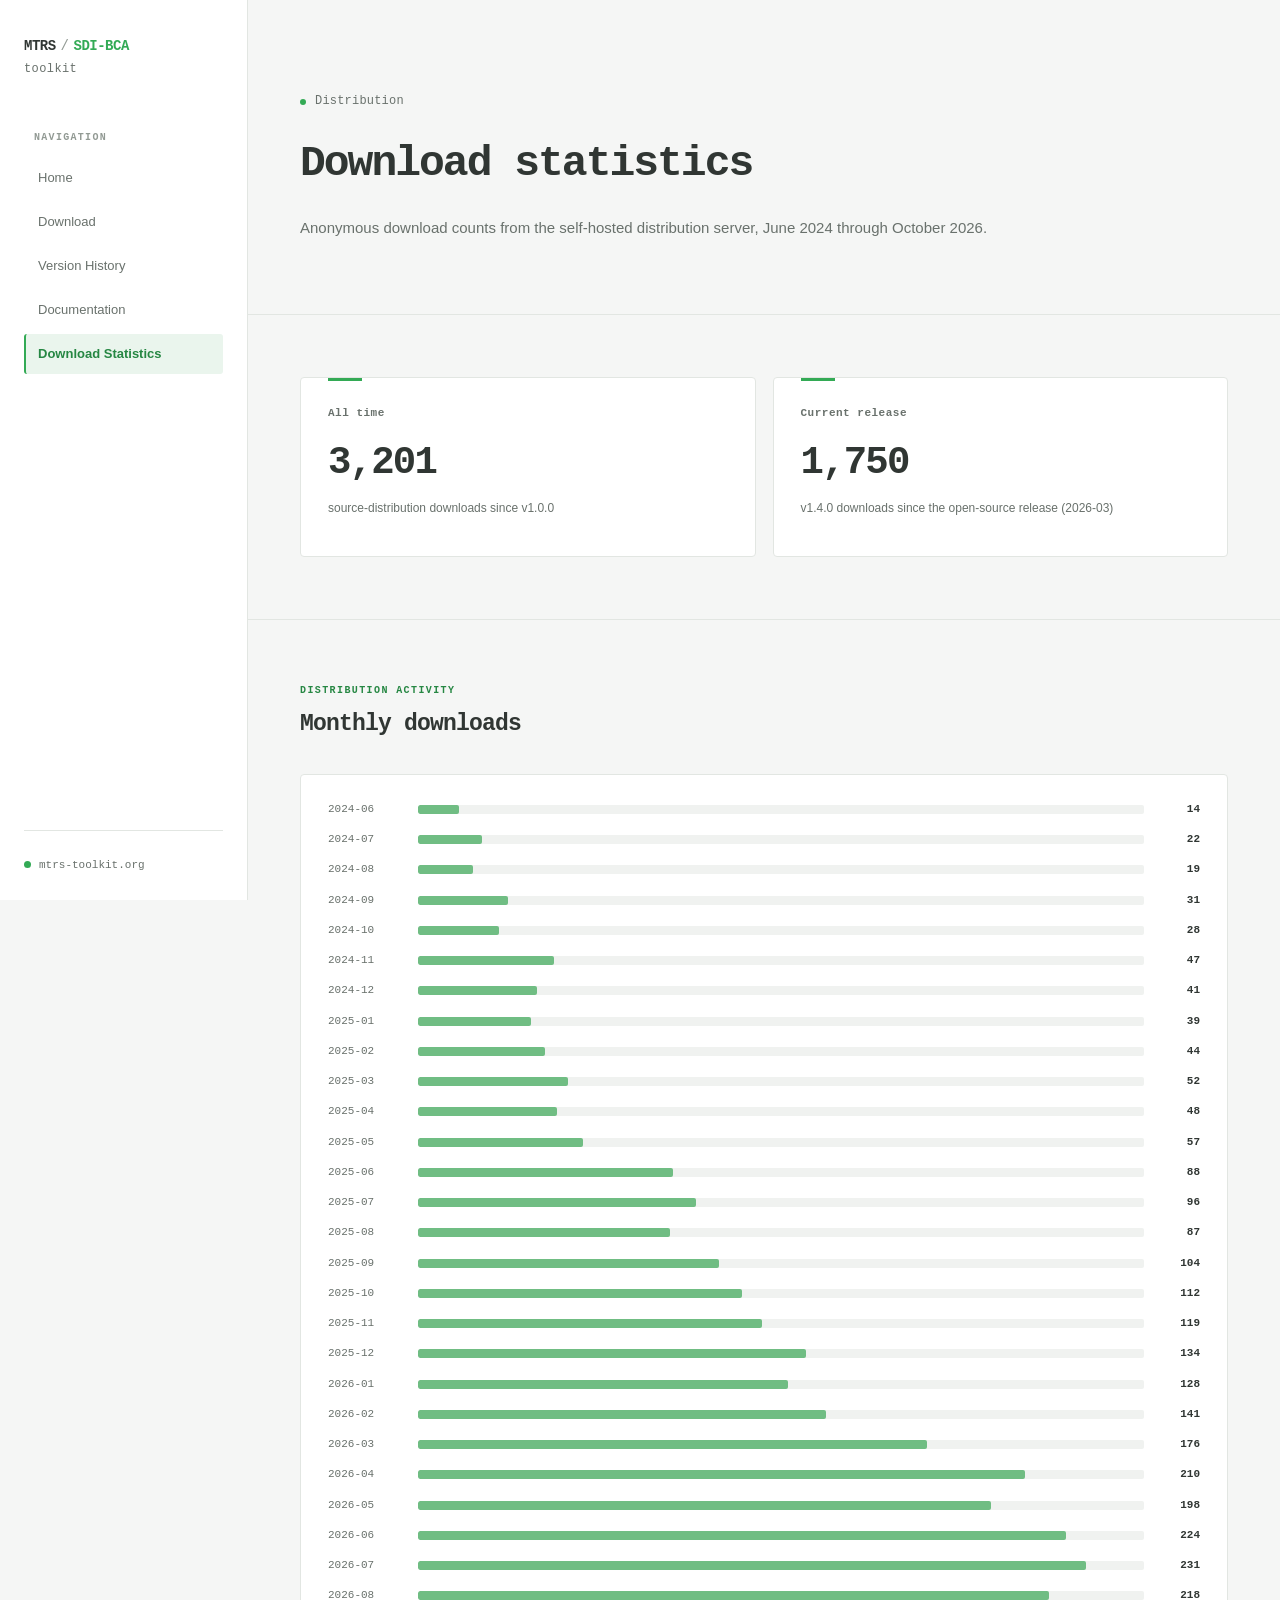
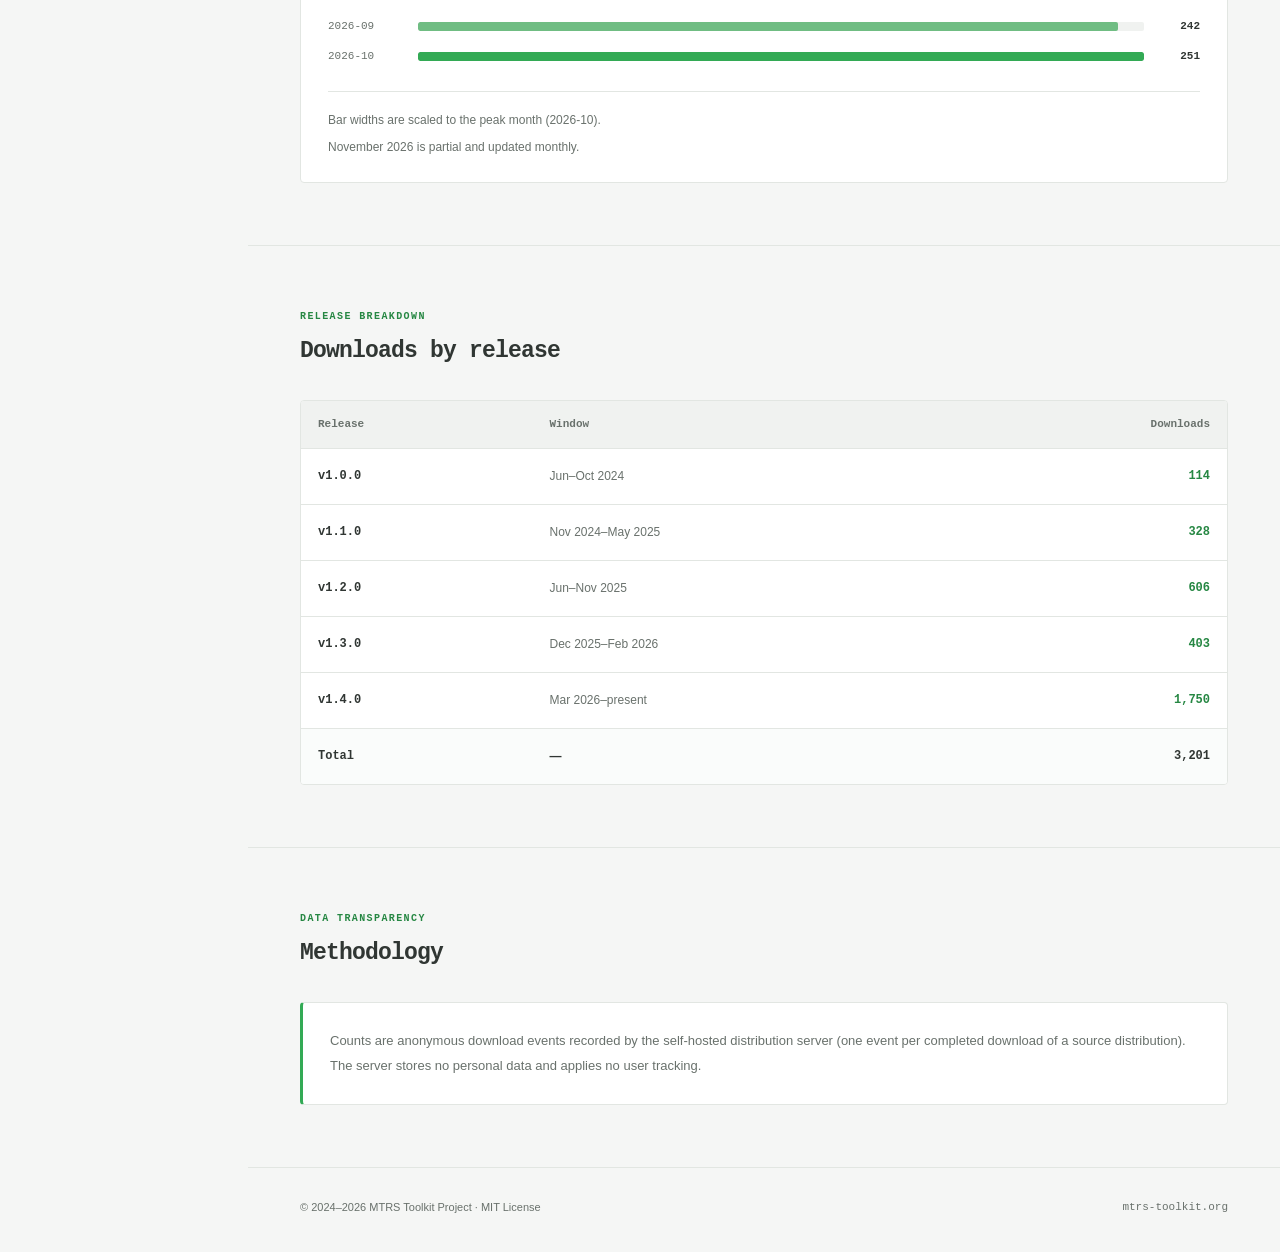
<file: stats.html>
<!DOCTYPE html>
<html lang="en">
<head>
  <meta charset="UTF-8">
  <meta name="viewport" content="width=device-width, initial-scale=1.0">
  <meta name="theme-color" content="#f5f6f5">
  <title>Download Statistics | MTRS / SDI-BCA Toolkit</title>
  <style>
    :root {
      --accent: #33aa55;
      --accent-dark: #268743;
      --accent-soft: #eaf5ed;
      --bg: #f5f6f5;
      --surface: #ffffff;
      --surface-muted: #f0f2f0;
      --text: #303633;
      --text-secondary: #69716c;
      --text-muted: #929a94;
      --border: #e2e6e2;
      --code-bg: #242927;
      --code-text: #dce5de;
      --sidebar-width: 248px;
      --font-sans: -apple-system, BlinkMacSystemFont, "Segoe UI",
        Helvetica, Arial, sans-serif;
      --font-mono: Menlo, Monaco, Consolas, "Liberation Mono", monospace;
    }

    * {
      box-sizing: border-box;
    }

    html {
      scroll-behavior: smooth;
      scroll-padding-top: 32px;
    }

    body {
      margin: 0;
      background: var(--bg);
      color: var(--text);
      font-family: var(--font-sans);
      font-size: 14px;
      line-height: 1.75;
      -webkit-font-smoothing: antialiased;
    }

    a {
      color: inherit;
      text-decoration: none;
    }

    button {
      font: inherit;
    }

    /* Sidebar */

    .sidebar {
      position: fixed;
      inset: 0 auto 0 0;
      z-index: 20;
      display: flex;
      flex-direction: column;
      width: var(--sidebar-width);
      padding: 34px 24px 25px;
      background: var(--surface);
      border-right: 1px solid var(--border);
    }

    .brand {
      display: flex;
      flex-wrap: wrap;
      align-items: center;
      gap: 5px;
      margin-bottom: 48px;
      font-family: var(--font-mono);
      font-size: 14px;
      font-weight: 700;
      line-height: 1.8;
      letter-spacing: -0.5px;
    }

    .brand-main {
      color: var(--text);
    }

    .brand-slash {
      color: var(--text-muted);
      font-weight: 400;
    }

    .brand-sub {
      color: var(--accent);
    }

    .brand-toolkit {
      flex-basis: 100%;
      margin-top: -5px;
      color: var(--text-secondary);
      font-size: 12px;
      font-weight: 400;
      letter-spacing: 0.4px;
    }

    .nav-label {
      margin: 0 0 12px 10px;
      color: var(--text-muted);
      font-family: var(--font-mono);
      font-size: 10px;
      font-weight: 600;
      letter-spacing: 1.3px;
      text-transform: uppercase;
    }

    .nav-list {
      display: flex;
      flex-direction: column;
      gap: 4px;
      padding: 0;
      margin: 0;
      list-style: none;
    }

    .nav-list a {
      display: flex;
      align-items: center;
      min-height: 40px;
      padding: 8px 12px;
      border-left: 2px solid transparent;
      border-radius: 3px;
      color: var(--text-secondary);
      font-size: 13px;
      transition: color 160ms ease, background 160ms ease;
    }

    .nav-list a:hover,
    .nav-list a.active {
      color: var(--accent-dark);
      background: var(--accent-soft);
    }

    .nav-list a.active {
      border-left-color: var(--accent);
      font-weight: 600;
    }

    .sidebar-bottom {
      margin-top: auto;
      padding-top: 20px;
      border-top: 1px solid var(--border);
    }

    .sidebar-bottom a {
      color: var(--text-secondary);
      font-family: var(--font-mono);
      font-size: 11px;
      transition: color 160ms ease;
    }

    .sidebar-bottom a:hover {
      color: var(--accent);
    }

    .sidebar-indicator {
      display: inline-block;
      width: 7px;
      height: 7px;
      margin-right: 8px;
      border-radius: 50%;
      background: var(--accent);
      vertical-align: middle;
    }

    /* Main layout */

    .main {
      min-height: 100vh;
      margin-left: var(--sidebar-width);
    }

    .container {
      width: min(100% - 104px, 1000px);
      margin: 0 auto;
    }

    .hero {
      position: relative;
      padding: 91px 0 72px;
      border-bottom: 1px solid var(--border);
    }

    .eyebrow {
      display: flex;
      align-items: center;
      gap: 9px;
      margin-bottom: 24px;
      color: var(--text-secondary);
      font-family: var(--font-mono);
      font-size: 12px;
      font-weight: 500;
      letter-spacing: 0.2px;
    }

    .eyebrow .dot {
      width: 6px;
      height: 6px;
      border-radius: 50%;
      background: var(--accent);
    }

    h1 {
      max-width: 820px;
      margin: 0 0 22px;
      color: var(--text);
      font-family: var(--font-mono);
      font-size: clamp(30px, 4vw, 43px);
      font-weight: 700;
      line-height: 1.28;
      letter-spacing: -2px;
    }

    .hero-description {
      max-width: 730px;
      margin: 0;
      color: var(--text-secondary);
      font-size: 15px;
      line-height: 1.95;
    }

    .hero-description strong {
      color: var(--text);
      font-weight: 600;
    }

    .metadata {
      display: flex;
      flex-wrap: wrap;
      gap: 9px;
      margin-top: 29px;
    }

    .meta-tag {
      display: inline-flex;
      align-items: center;
      min-height: 29px;
      padding: 3px 10px;
      border: 1px solid var(--border);
      border-radius: 3px;
      background: var(--surface);
      color: var(--text-secondary);
      font-family: var(--font-mono);
      font-size: 11px;
    }

    .meta-tag.version {
      border-color: #c5e4ce;
      background: var(--accent-soft);
      color: var(--accent-dark);
      font-weight: 600;
    }

    .hero-actions {
      display: flex;
      flex-wrap: wrap;
      align-items: center;
      gap: 12px;
      margin-top: 32px;
    }

    .button {
      display: inline-flex;
      align-items: center;
      justify-content: center;
      min-height: 40px;
      padding: 8px 16px;
      border: 1px solid var(--border);
      border-radius: 3px;
      background: var(--surface);
      color: var(--text);
      font-size: 12px;
      font-weight: 600;
      transition: all 160ms ease;
    }

    .button:hover {
      border-color: var(--accent);
      color: var(--accent-dark);
    }

    .button-primary {
      border-color: var(--accent);
      background: var(--accent);
      color: #fff;
    }

    .button-primary:hover {
      border-color: var(--accent-dark);
      background: var(--accent-dark);
      color: #fff;
    }

    .button .arrow {
      margin-left: 9px;
      font-size: 15px;
      line-height: 1;
    }

    /* Content sections */

    .section {
      padding: 62px 0;
      border-bottom: 1px solid var(--border);
    }

    .section-heading {
      margin-bottom: 32px;
    }

    .section-kicker {
      margin-bottom: 9px;
      color: var(--accent-dark);
      font-family: var(--font-mono);
      font-size: 10px;
      font-weight: 700;
      letter-spacing: 1.4px;
      text-transform: uppercase;
    }

    h2 {
      margin: 0;
      color: var(--text);
      font-family: var(--font-mono);
      font-size: 23px;
      font-weight: 700;
      line-height: 1.45;
      letter-spacing: -0.8px;
    }

    .section-lead {
      margin: 9px 0 0;
      color: var(--text-secondary);
      font-size: 14px;
    }

    /* Method cards */

    .method-grid {
      display: grid;
      grid-template-columns: repeat(2, minmax(0, 1fr));
      gap: 17px;
    }

    .method-card {
      display: flex;
      flex-direction: column;
      min-width: 0;
      padding: 25px 24px 23px;
      border: 1px solid var(--border);
      border-radius: 4px;
      background: var(--surface);
      transition: border-color 180ms ease, transform 180ms ease;
    }

    .method-card:hover {
      border-color: #b8d9c1;
      transform: translateY(-2px);
    }

    .method-number {
      display: inline-flex;
      align-items: center;
      align-self: flex-start;
      min-height: 24px;
      padding: 2px 8px;
      border-radius: 2px;
      background: var(--accent-soft);
      color: var(--accent-dark);
      font-family: var(--font-mono);
      font-size: 10px;
      font-weight: 700;
    }

    .method-card h3 {
      margin: 17px 0 13px;
      color: var(--text);
      font-family: var(--font-mono);
      font-size: 16px;
      font-weight: 700;
      line-height: 1.55;
      letter-spacing: -0.4px;
    }

    .method-card p {
      margin: 0 0 16px;
      color: var(--text-secondary);
      font-size: 13px;
      line-height: 1.85;
    }

    .method-card .introduced {
      margin-top: auto;
      padding-top: 14px;
      border-top: 1px solid var(--border);
      color: var(--text-muted);
      font-family: var(--font-mono);
      font-size: 10px;
    }

    .method-link {
      display: inline-flex;
      align-items: center;
      align-self: flex-start;
      gap: 7px;
      margin-top: 15px;
      color: var(--accent-dark);
      font-size: 12px;
      font-weight: 600;
    }

    .method-link:hover {
      color: var(--accent);
    }

    /* Reporting table */

    .table-wrap {
      overflow-x: auto;
      border: 1px solid var(--border);
      border-radius: 4px;
      background: var(--surface);
    }

    table {
      width: 100%;
      border-collapse: collapse;
      text-align: left;
    }

    th {
      padding: 14px 17px;
      border-bottom: 1px solid var(--border);
      background: var(--surface-muted);
      color: var(--text-secondary);
      font-family: var(--font-mono);
      font-size: 11px;
      font-weight: 600;
      white-space: nowrap;
    }

    td {
      padding: 17px;
      border-bottom: 1px solid var(--border);
      color: var(--text-secondary);
      font-size: 12px;
      line-height: 1.75;
      vertical-align: top;
    }

    tbody tr:last-child td {
      border-bottom: none;
    }

    tbody tr:hover {
      background: #fafcfb;
    }

    td:first-child {
      width: 34%;
      color: var(--text);
      font-weight: 600;
    }

    td:nth-child(2) {
      width: 46%;
    }

    td:last-child {
      width: 20%;
      color: var(--accent-dark);
      font-family: var(--font-mono);
      font-size: 12px;
      font-weight: 600;
      white-space: nowrap;
    }

    .verdict {
      display: flex;
      flex-wrap: wrap;
      align-items: center;
      gap: 8px;
      margin-top: 19px;
      color: var(--text-secondary);
      font-size: 13px;
    }

    .verdict-code {
      display: inline-block;
      padding: 3px 8px;
      border: 1px solid #c5e4ce;
      border-radius: 2px;
      background: var(--accent-soft);
      color: var(--accent-dark);
      font-family: var(--font-mono);
      font-size: 11px;
      font-weight: 700;
    }

    /* Quick start */

    .quickstart-layout {
      display: grid;
      grid-template-columns: minmax(0, 1fr) 230px;
      gap: 24px;
      align-items: start;
    }

    .code-window {
      overflow: hidden;
      border: 1px solid #303834;
      border-radius: 4px;
      background: var(--code-bg);
      box-shadow: 0 3px 12px rgba(25, 35, 29, 0.06);
    }

    .code-header {
      display: flex;
      align-items: center;
      justify-content: space-between;
      min-height: 39px;
      padding: 0 15px;
      border-bottom: 1px solid #39413d;
      color: #9ba79f;
      font-family: var(--font-mono);
      font-size: 10px;
    }

    .terminal-dots {
      display: flex;
      gap: 5px;
    }

    .terminal-dots span {
      width: 7px;
      height: 7px;
      border-radius: 50%;
      background: #59625d;
    }

    .terminal-dots span:first-child {
      background: var(--accent);
    }

    pre {
      overflow-x: auto;
      margin: 0;
      padding: 22px 20px 24px;
      color: var(--code-text);
      font-family: var(--font-mono);
      font-size: 11px;
      line-height: 2.2;
      tab-size: 4;
    }

    pre code {
      font-family: inherit;
    }

    .terminal-prompt {
      color: #62c67f;
    }

    .terminal-comment {
      color: #85958a;
    }

    .quickstart-aside {
      padding: 18px;
      border: 1px solid var(--border);
      border-radius: 4px;
      background: var(--surface);
    }

    .aside-label {
      margin-bottom: 12px;
      color: var(--text-muted);
      font-family: var(--font-mono);
      font-size: 10px;
      font-weight: 700;
      letter-spacing: 1px;
      text-transform: uppercase;
    }

    /* Statistics overview */

    .stats-grid {
      display: grid;
      grid-template-columns: repeat(2, minmax(0, 1fr));
      gap: 17px;
    }

    .stat-card {
      position: relative;
      min-width: 0;
      padding: 26px 27px 24px;
      border: 1px solid var(--border);
      border-radius: 4px;
      background: var(--surface);
      transition: border-color 180ms ease, transform 180ms ease;
    }

    .stat-card:hover {
      border-color: #b8d9c1;
      transform: translateY(-2px);
    }

    .stat-label {
      margin-bottom: 16px;
      color: var(--text-secondary);
      font-family: var(--font-mono);
      font-size: 11px;
      font-weight: 600;
      letter-spacing: 0.5px;
    }

    .stat-value {
      margin-bottom: 8px;
      color: var(--text);
      font-family: var(--font-mono);
      font-size: clamp(30px, 4vw, 39px);
      font-weight: 700;
      line-height: 1.2;
      letter-spacing: -1.8px;
      font-variant-numeric: tabular-nums;
    }

    .stat-description {
      color: var(--text-secondary);
      font-size: 12px;
      line-height: 1.8;
    }

    .stat-accent {
      position: absolute;
      top: 0;
      left: 27px;
      width: 34px;
      height: 3px;
      background: var(--accent);
    }

    /* Monthly downloads chart */

    .chart-panel {
      padding: 25px 27px 24px;
      border: 1px solid var(--border);
      border-radius: 4px;
      background: var(--surface);
    }

    .chart-list {
      display: flex;
      flex-direction: column;
      gap: 11px;
      margin: 0;
      padding: 0;
      list-style: none;
    }

    .chart-row {
      display: grid;
      grid-template-columns: 76px minmax(0, 1fr) 42px;
      gap: 14px;
      align-items: center;
      min-height: 18px;
    }

    .chart-month {
      color: var(--text-secondary);
      font-family: var(--font-mono);
      font-size: 11px;
      font-weight: 500;
      font-variant-numeric: tabular-nums;
    }

    .chart-track {
      overflow: hidden;
      width: 100%;
      height: 9px;
      border-radius: 2px;
      background: var(--surface-muted);
    }

    .chart-bar {
      display: block;
      height: 100%;
      min-width: 3px;
      border-radius: 2px;
      background: #70bd83;
      transition: width 220ms ease;
    }

    .chart-row:last-child .chart-bar {
      background: var(--accent);
    }

    .chart-value {
      color: var(--text);
      font-family: var(--font-mono);
      font-size: 11px;
      font-weight: 600;
      text-align: right;
      font-variant-numeric: tabular-nums;
    }

    .chart-note {
      display: flex;
      flex-direction: column;
      gap: 5px;
      margin-top: 25px;
      padding-top: 18px;
      border-top: 1px solid var(--border);
      color: var(--text-secondary);
      font-size: 12px;
      line-height: 1.8;
    }

    .chart-note p {
      margin: 0;
    }

    /* Release table */

    .release-table th:first-child {
      width: 25%;
    }

    .release-table th:nth-child(2) {
      width: 45%;
    }

    .release-table th:last-child {
      width: 30%;
      text-align: right;
    }

    .release-table td:first-child {
      width: 25%;
      color: var(--text);
      font-family: var(--font-mono);
      font-weight: 600;
    }

    .release-table td:nth-child(2) {
      width: 45%;
    }

    .release-table td:last-child {
      width: 30%;
      text-align: right;
    }

    .release-table .total-row {
      background: #fafcfb;
    }

    .release-table .total-row td {
      border-top: 1px solid var(--border);
      color: var(--text);
      font-weight: 700;
    }

    /* Methodology */

    .methodology-card {
      padding: 25px 27px;
      border: 1px solid var(--border);
      border-left: 3px solid var(--accent);
      border-radius: 4px;
      background: var(--surface);
    }

    .methodology-card p {
      margin: 0;
      color: var(--text-secondary);
      font-size: 13px;
      line-height: 1.95;
    }

    /* Footer */

    .footer {
      padding: 30px 0 35px;
    }

    .footer-inner {
      display: flex;
      flex-wrap: wrap;
      align-items: center;
      justify-content: space-between;
      gap: 12px;
      color: var(--text-muted);
      font-size: 11px;
    }

    .footer-project {
      color: var(--text-secondary);
    }

    .footer-link {
      color: var(--text-secondary);
      font-family: var(--font-mono);
      font-size: 11px;
      transition: color 160ms ease;
    }

    .footer-link:hover {
      color: var(--accent-dark);
    }

    /* Responsive layout */

    @media (max-width: 900px) {
      :root {
        --sidebar-width: 218px;
      }

      .sidebar {
        padding-right: 18px;
        padding-left: 18px;
      }

      .container {
        width: min(100% - 64px, 1000px);
      }

      .quickstart-layout {
        grid-template-columns: minmax(0, 1fr);
      }
    }

    @media (max-width: 680px) {
      :root {
        --sidebar-width: 0px;
      }

      .sidebar {
        position: relative;
        width: 100%;
        height: auto;
        padding: 19px 22px 16px;
        border-right: none;
        border-bottom: 1px solid var(--border);
      }

      .brand {
        margin-bottom: 17px;
      }

      .nav-label {
        margin-bottom: 8px;
      }

      .nav-list {
        flex-direction: row;
        flex-wrap: wrap;
        gap: 3px;
      }

      .nav-list a {
        min-height: 34px;
        padding: 6px 9px;
        border-left: none;
        border-bottom: 2px solid transparent;
        font-size: 11px;
      }

      .nav-list a.active {
        border-left-color: transparent;
        border-bottom-color: var(--accent);
      }

      .sidebar-bottom {
        display: none;
      }

      .main {
        margin-left: 0;
      }

      .container {
        width: calc(100% - 40px);
      }

      .hero {
        padding: 58px 0 49px;
      }

      .section {
        padding: 43px 0;
      }

      .stats-grid,
      .method-grid {
        grid-template-columns: minmax(0, 1fr);
      }

      .chart-panel {
        padding: 21px 16px;
      }

      .chart-row {
        grid-template-columns: 65px minmax(0, 1fr) 34px;
        gap: 9px;
      }

      .chart-month,
      .chart-value {
        font-size: 10px;
      }

      .stat-card {
        padding: 23px;
      }

      .footer-inner {
        align-items: flex-start;
        flex-direction: column;
      }
    }

    @media (prefers-reduced-motion: reduce) {
      *,
      *::before,
      *::after {
        scroll-behavior: auto !important;
        transition-duration: 0.01ms !important;
      }
    }
  </style>
</head>

<body>

  <aside class="sidebar">
    <a class="brand" href="index.html" aria-label="MTRS SDI-BCA Toolkit Home">
      <span class="brand-main">MTRS</span>
      <span class="brand-slash">/</span>
      <span class="brand-sub">SDI-BCA</span>
      <span class="brand-toolkit">toolkit</span>
    </a>

    <nav aria-label="Main navigation">
      <p class="nav-label">Navigation</p>
      <ul class="nav-list">
        <li><a href="index.html">Home</a></li>
        <li><a href="download.html">Download</a></li>
        <li><a href="version-history.html">Version History</a></li>
        <li><a href="documentation.html">Documentation</a></li>
        <li><a href="download-statistics.html" class="active" aria-current="page">Download Statistics</a></li>
      </ul>
    </nav>

    <div class="sidebar-bottom">
      <a href="https://mtrs-toolkit.org">
        <span class="sidebar-indicator"></span>mtrs-toolkit.org
      </a>
    </div>
  </aside>

  <main class="main">

    <!-- Page introduction -->
    <header class="hero">
      <div class="container">
        <div class="eyebrow">
          <span class="dot"></span>
          <span>Distribution</span>
        </div>

        <h1>Download statistics</h1>

        <p class="hero-description">
          Anonymous download counts from the self-hosted
          distribution server, June 2024 through October 2026.
        </p>
      </div>
    </header>

    <!-- Statistics overview -->
    <section class="section" id="overview">
      <div class="container">

        <div class="stats-grid">

          <article class="stat-card">
            <span class="stat-accent"></span>
            <div class="stat-label">All time</div>
            <div class="stat-value">3,201</div>
            <p class="stat-description">
              source-distribution downloads since v1.0.0
            </p>
          </article>

          <article class="stat-card">
            <span class="stat-accent"></span>
            <div class="stat-label">Current release</div>
            <div class="stat-value">1,750</div>
            <p class="stat-description">
              v1.4.0 downloads since the open-source release (2026-03)
            </p>
          </article>

        </div>
      </div>
    </section>

    <!-- Monthly download statistics -->
    <section class="section" id="monthly-downloads">
      <div class="container">

        <div class="section-heading">
          <div class="section-kicker">Distribution activity</div>
          <h2>Monthly downloads</h2>
        </div>

        <div class="chart-panel">
          <ul class="chart-list" aria-label="Monthly downloads">

            <li class="chart-row">
              <span class="chart-month">2024-06</span>
              <span class="chart-track"><span class="chart-bar" style="width:5.58%"></span></span>
              <span class="chart-value">14</span>
            </li>

            <li class="chart-row">
              <span class="chart-month">2024-07</span>
              <span class="chart-track"><span class="chart-bar" style="width:8.76%"></span></span>
              <span class="chart-value">22</span>
            </li>

            <li class="chart-row">
              <span class="chart-month">2024-08</span>
              <span class="chart-track"><span class="chart-bar" style="width:7.57%"></span></span>
              <span class="chart-value">19</span>
            </li>

            <li class="chart-row">
              <span class="chart-month">2024-09</span>
              <span class="chart-track"><span class="chart-bar" style="width:12.35%"></span></span>
              <span class="chart-value">31</span>
            </li>

            <li class="chart-row">
              <span class="chart-month">2024-10</span>
              <span class="chart-track"><span class="chart-bar" style="width:11.16%"></span></span>
              <span class="chart-value">28</span>
            </li>

            <li class="chart-row">
              <span class="chart-month">2024-11</span>
              <span class="chart-track"><span class="chart-bar" style="width:18.73%"></span></span>
              <span class="chart-value">47</span>
            </li>

            <li class="chart-row">
              <span class="chart-month">2024-12</span>
              <span class="chart-track"><span class="chart-bar" style="width:16.33%"></span></span>
              <span class="chart-value">41</span>
            </li>

            <li class="chart-row">
              <span class="chart-month">2025-01</span>
              <span class="chart-track"><span class="chart-bar" style="width:15.54%"></span></span>
              <span class="chart-value">39</span>
            </li>

            <li class="chart-row">
              <span class="chart-month">2025-02</span>
              <span class="chart-track"><span class="chart-bar" style="width:17.53%"></span></span>
              <span class="chart-value">44</span>
            </li>

            <li class="chart-row">
              <span class="chart-month">2025-03</span>
              <span class="chart-track"><span class="chart-bar" style="width:20.72%"></span></span>
              <span class="chart-value">52</span>
            </li>

            <li class="chart-row">
              <span class="chart-month">2025-04</span>
              <span class="chart-track"><span class="chart-bar" style="width:19.12%"></span></span>
              <span class="chart-value">48</span>
            </li>

            <li class="chart-row">
              <span class="chart-month">2025-05</span>
              <span class="chart-track"><span class="chart-bar" style="width:22.71%"></span></span>
              <span class="chart-value">57</span>
            </li>

            <li class="chart-row">
              <span class="chart-month">2025-06</span>
              <span class="chart-track"><span class="chart-bar" style="width:35.06%"></span></span>
              <span class="chart-value">88</span>
            </li>

            <li class="chart-row">
              <span class="chart-month">2025-07</span>
              <span class="chart-track"><span class="chart-bar" style="width:38.25%"></span></span>
              <span class="chart-value">96</span>
            </li>

            <li class="chart-row">
              <span class="chart-month">2025-08</span>
              <span class="chart-track"><span class="chart-bar" style="width:34.66%"></span></span>
              <span class="chart-value">87</span>
            </li>

            <li class="chart-row">
              <span class="chart-month">2025-09</span>
              <span class="chart-track"><span class="chart-bar" style="width:41.43%"></span></span>
              <span class="chart-value">104</span>
            </li>

            <li class="chart-row">
              <span class="chart-month">2025-10</span>
              <span class="chart-track"><span class="chart-bar" style="width:44.62%"></span></span>
              <span class="chart-value">112</span>
            </li>

            <li class="chart-row">
              <span class="chart-month">2025-11</span>
              <span class="chart-track"><span class="chart-bar" style="width:47.41%"></span></span>
              <span class="chart-value">119</span>
            </li>

            <li class="chart-row">
              <span class="chart-month">2025-12</span>
              <span class="chart-track"><span class="chart-bar" style="width:53.39%"></span></span>
              <span class="chart-value">134</span>
            </li>

            <li class="chart-row">
              <span class="chart-month">2026-01</span>
              <span class="chart-track"><span class="chart-bar" style="width:51.00%"></span></span>
              <span class="chart-value">128</span>
            </li>

            <li class="chart-row">
              <span class="chart-month">2026-02</span>
              <span class="chart-track"><span class="chart-bar" style="width:56.18%"></span></span>
              <span class="chart-value">141</span>
            </li>

            <li class="chart-row">
              <span class="chart-month">2026-03</span>
              <span class="chart-track"><span class="chart-bar" style="width:70.12%"></span></span>
              <span class="chart-value">176</span>
            </li>

            <li class="chart-row">
              <span class="chart-month">2026-04</span>
              <span class="chart-track"><span class="chart-bar" style="width:83.67%"></span></span>
              <span class="chart-value">210</span>
            </li>

            <li class="chart-row">
              <span class="chart-month">2026-05</span>
              <span class="chart-track"><span class="chart-bar" style="width:78.88%"></span></span>
              <span class="chart-value">198</span>
            </li>

            <li class="chart-row">
              <span class="chart-month">2026-06</span>
              <span class="chart-track"><span class="chart-bar" style="width:89.24%"></span></span>
              <span class="chart-value">224</span>
            </li>

            <li class="chart-row">
              <span class="chart-month">2026-07</span>
              <span class="chart-track"><span class="chart-bar" style="width:92.03%"></span></span>
              <span class="chart-value">231</span>
            </li>

            <li class="chart-row">
              <span class="chart-month">2026-08</span>
              <span class="chart-track"><span class="chart-bar" style="width:86.85%"></span></span>
              <span class="chart-value">218</span>
            </li>

            <li class="chart-row">
              <span class="chart-month">2026-09</span>
              <span class="chart-track"><span class="chart-bar" style="width:96.41%"></span></span>
              <span class="chart-value">242</span>
            </li>

            <li class="chart-row">
              <span class="chart-month">2026-10</span>
              <span class="chart-track"><span class="chart-bar" style="width:100%"></span></span>
              <span class="chart-value">251</span>
            </li>

          </ul>

          <div class="chart-note">
            <p>Bar widths are scaled to the peak month (2026-10).</p>
            <p>November 2026 is partial and updated monthly.</p>
          </div>
        </div>

      </div>
    </section>

    <!-- Downloads by release -->
    <section class="section" id="downloads-by-release">
      <div class="container">

        <div class="section-heading">
          <div class="section-kicker">Release breakdown</div>
          <h2>Downloads by release</h2>
        </div>

        <div class="table-wrap">
          <table class="release-table">
            <thead>
              <tr>
                <th scope="col">Release</th>
                <th scope="col">Window</th>
                <th scope="col">Downloads</th>
              </tr>
            </thead>

            <tbody>
              <tr>
                <td>v1.0.0</td>
                <td>Jun–Oct 2024</td>
                <td>114</td>
              </tr>

              <tr>
                <td>v1.1.0</td>
                <td>Nov 2024–May 2025</td>
                <td>328</td>
              </tr>

              <tr>
                <td>v1.2.0</td>
                <td>Jun–Nov 2025</td>
                <td>606</td>
              </tr>

              <tr>
                <td>v1.3.0</td>
                <td>Dec 2025–Feb 2026</td>
                <td>403</td>
              </tr>

              <tr>
                <td>v1.4.0</td>
                <td>Mar 2026–present</td>
                <td>1,750</td>
              </tr>

              <tr class="total-row">
                <td>Total</td>
                <td>—</td>
                <td>3,201</td>
              </tr>
            </tbody>
          </table>
        </div>

      </div>
    </section>

    <!-- Methodology -->
    <section class="section" id="methodology">
      <div class="container">

        <div class="section-heading">
          <div class="section-kicker">Data transparency</div>
          <h2>Methodology</h2>
        </div>

        <div class="methodology-card">
          <p>
            Counts are anonymous download events recorded by the self-hosted
            distribution server (one event per completed download of a source
            distribution). The server stores no personal data and applies no user
            tracking.
          </p>
        </div>

      </div>
    </section>

    <!-- Footer -->
    <footer class="footer">
      <div class="container">
        <div class="footer-inner">
          <div class="footer-project">
            © 2024–2026 MTRS Toolkit Project · MIT License
          </div>

          <a class="footer-link" href="https://mtrs-toolkit.org">
            mtrs-toolkit.org
          </a>
        </div>
      </div>
    </footer>

  </main>

</body>
</html>
</file>
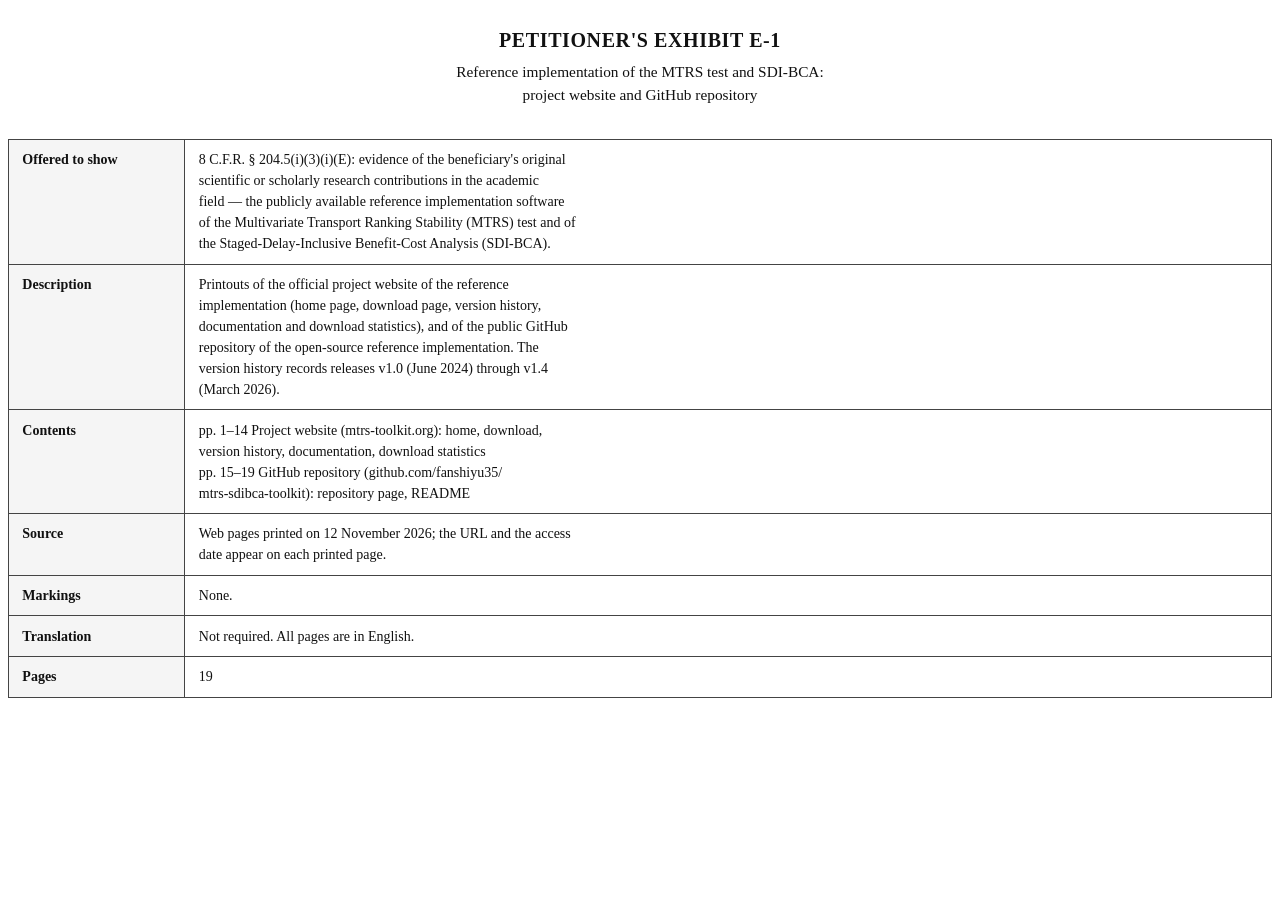
<file: pdf/E-1_CoverSheet_draft.html>
<!DOCTYPE html><html><head><meta charset='utf-8'><title>E-1 — Cover Sheet</title><style>
@page { size: Letter; margin: 1in; }
body { font-family: Georgia, 'Times New Roman', serif; color:#111; }
.cv-title { text-align:center; font-size: 15pt; font-weight: bold; letter-spacing: .6px; margin: 22pt 0 8pt 0; }
.cv-sub { text-align:center; font-size: 11.5pt; margin: 0 0 4pt 0; }
.cv-tbl { width: 100%; border-collapse: collapse; margin-top: 26pt; }
.cv-tbl td { border: 0.8pt solid #444; padding: 7pt 10pt; font-size: 10.5pt; line-height: 1.5; vertical-align: top; }
.cv-tbl td.lab { width: 1.55in; font-weight: bold; background: #f5f5f5; }
</style></head><body><div class="pg cover"><div class="cv-title">PETITIONER&#x27;S EXHIBIT E-1</div><div class="cv-sub">Reference implementation of the MTRS test and SDI-BCA:</div><div class="cv-sub">project website and GitHub repository</div><table class="cv-tbl"><tr><td class="lab">Offered to show</td><td>8 C.F.R. § 204.5(i)(3)(i)(E): evidence of the beneficiary&#x27;s original<br>scientific or scholarly research contributions in the academic<br>field — the publicly available reference implementation software<br>of the Multivariate Transport Ranking Stability (MTRS) test and of<br>the Staged-Delay-Inclusive Benefit-Cost Analysis (SDI-BCA).</td></tr><tr><td class="lab">Description</td><td>Printouts of the official project website of the reference<br>implementation (home page, download page, version history,<br>documentation and download statistics), and of the public GitHub<br>repository of the open-source reference implementation. The<br>version history records releases v1.0 (June 2024) through v1.4<br>(March 2026).</td></tr><tr><td class="lab">Contents</td><td>pp. 1–14       Project website (mtrs-toolkit.org): home, download,<br>version history, documentation, download statistics<br>pp. 15–19      GitHub repository (github.com/fanshiyu35/<br>mtrs-sdibca-toolkit): repository page, README</td></tr><tr><td class="lab">Source</td><td>Web pages printed on 12 November 2026; the URL and the access<br>date appear on each printed page.</td></tr><tr><td class="lab">Markings</td><td>None.</td></tr><tr><td class="lab">Translation</td><td>Not required. All pages are in English.</td></tr><tr><td class="lab">Pages</td><td>19</td></tr></table></div></body></html>
</file>
